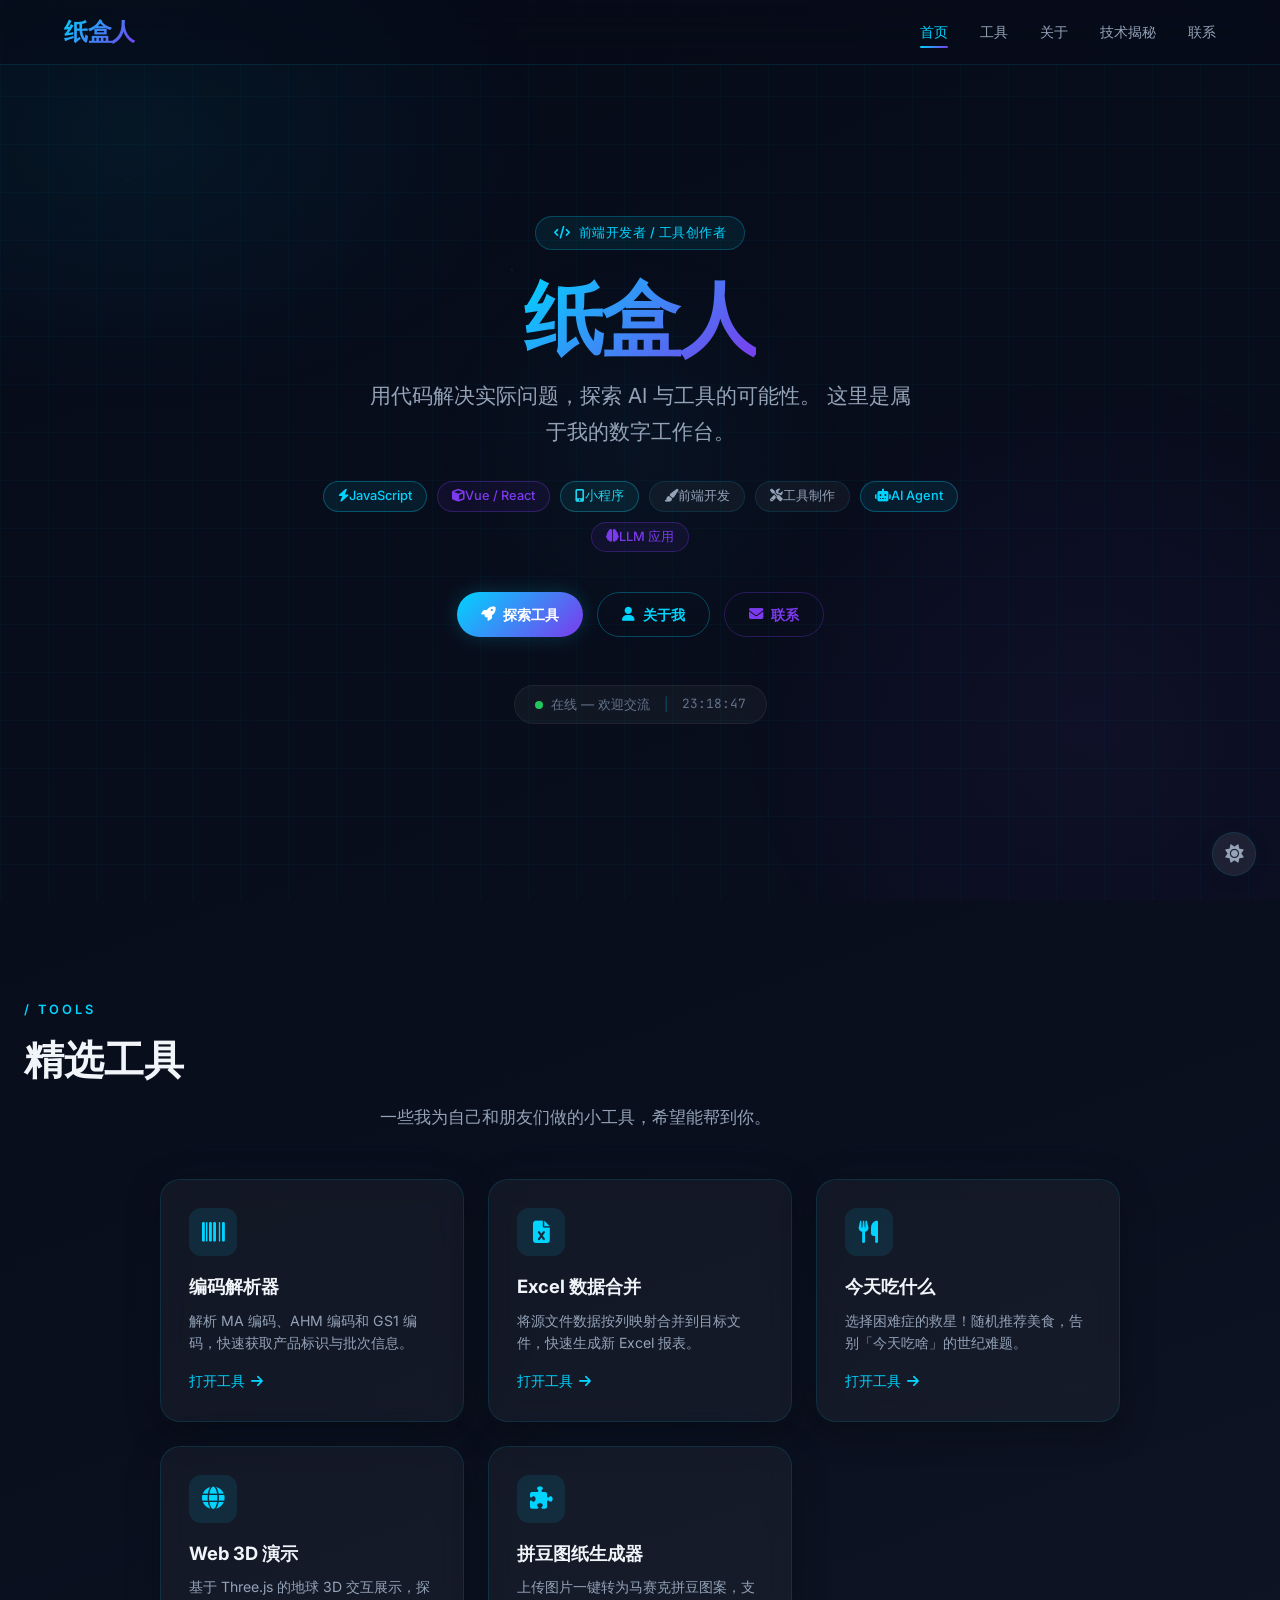
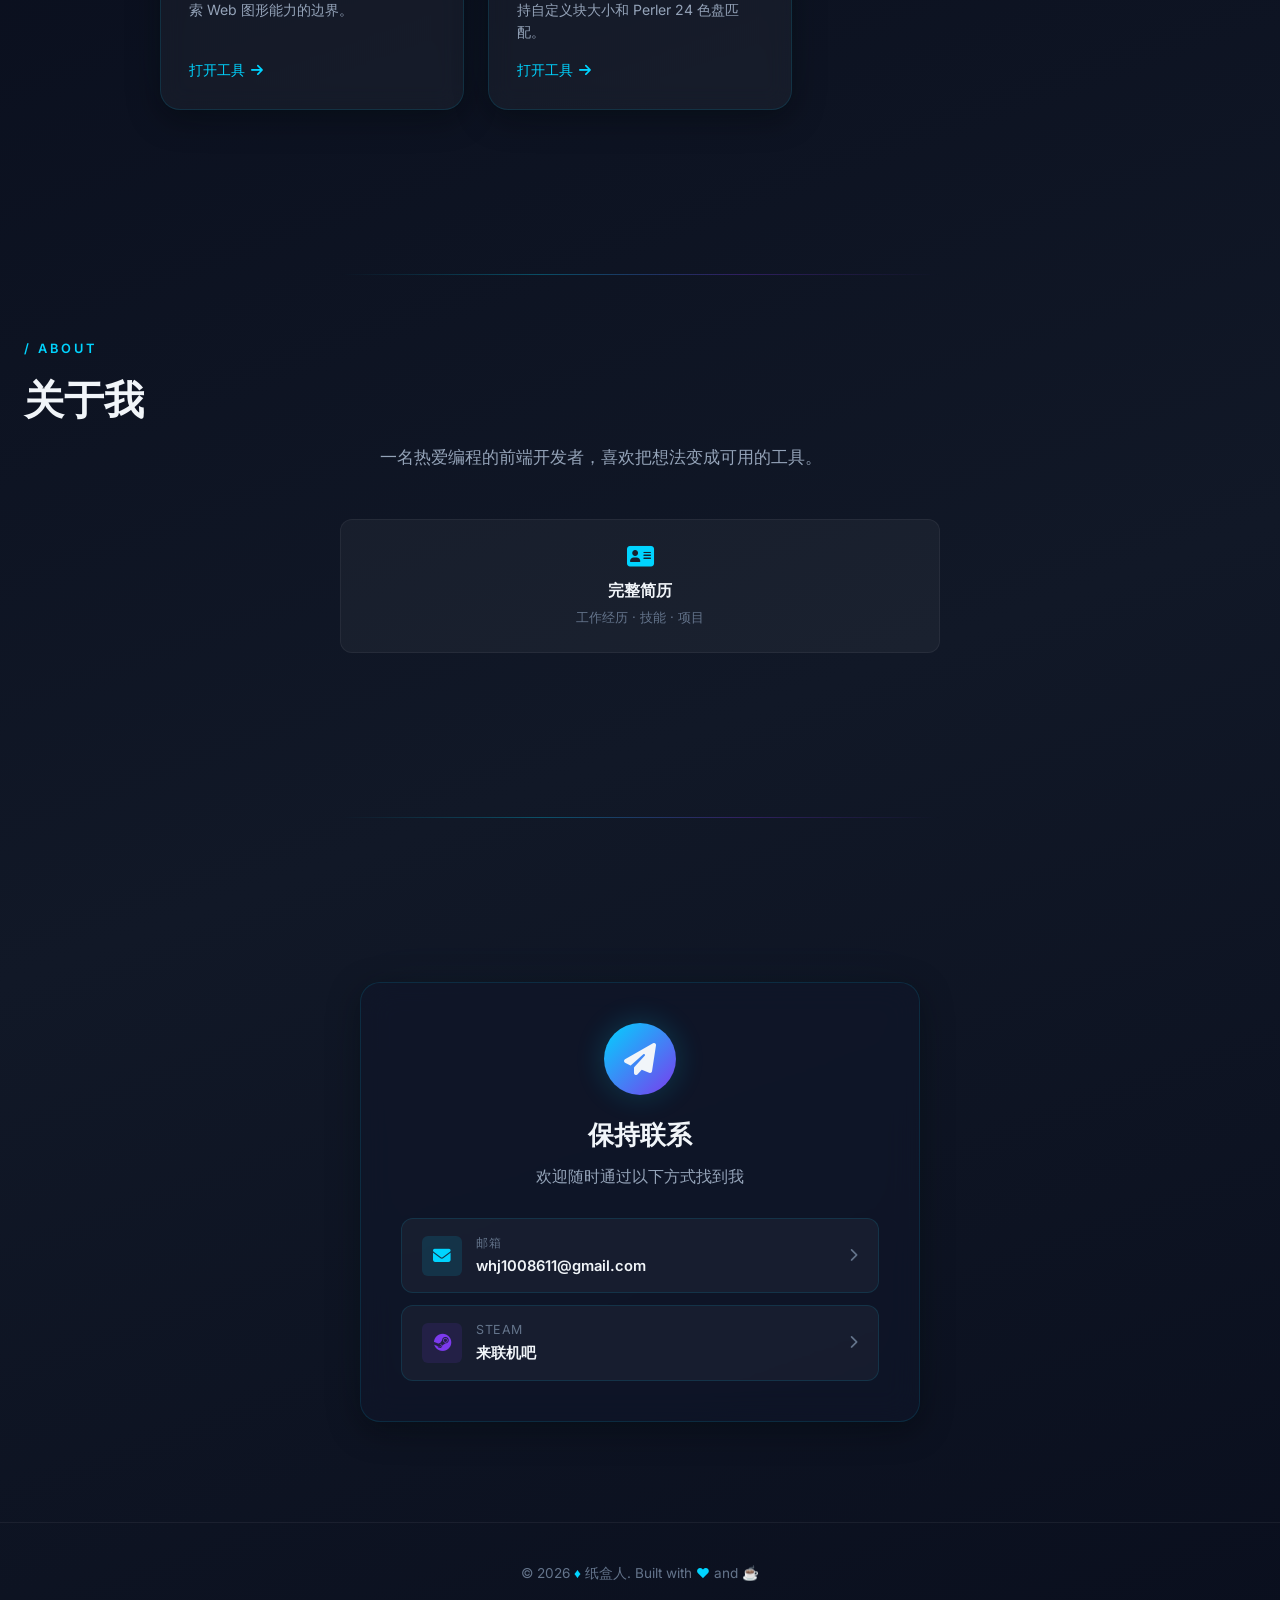
<file: index.html>
<!DOCTYPE html>
<html lang="zh-CN">
<head>
  <meta charset="UTF-8">
  <meta name="viewport" content="width=device-width, initial-scale=1.0">
  <title>纸盒人 — 数字工作台</title>
  <meta name="description" content="纸盒人的个人网站 — 编码、工具与生活">
  <link rel="icon" href="./博客.png" type="image/png">
  <link rel="stylesheet" href="https://cdnjs.cloudflare.com/ajax/libs/font-awesome/6.5.1/css/all.min.css">
  <link rel="stylesheet" href="shared.css">
  <style>
    /* ===== 首页专属样式 ===== */

    /* 首屏 Hero */
    .hero {
      min-height: 100vh;
      display: flex;
      align-items: center;
      justify-content: center;
      text-align: center;
      padding: 120px 24px 80px;
      position: relative;
    }

    .hero-content {
      max-width: 720px;
    }

    .hero-badge {
      display: inline-flex;
      align-items: center;
      gap: 8px;
      padding: 6px 18px;
      border-radius: 9999px;
      font-size: 0.8rem;
      font-weight: 500;
      background: rgba(0, 212, 255, 0.08);
      border: 1px solid rgba(0, 212, 255, 0.25);
      color: var(--primary);
      margin-bottom: 24px;
      letter-spacing: 0.5px;
    }

    .hero-title {
      font-size: clamp(2.8rem, 8vw, 5rem);
      font-weight: 900;
      line-height: 1.1;
      margin-bottom: 16px;
      letter-spacing: -0.03em;
    }

    .hero-title .highlight {
      background: var(--gradient-primary);
      -webkit-background-clip: text;
      -webkit-text-fill-color: transparent;
      background-clip: text;
    }

    .hero-sub {
      font-size: clamp(1.05rem, 2vw, 1.3rem);
      color: var(--text-secondary);
      max-width: 560px;
      margin: 0 auto 32px;
      line-height: 1.7;
    }

    .hero-tags {
      display: flex;
      flex-wrap: wrap;
      justify-content: center;
      gap: 10px;
      margin-bottom: 40px;
    }

    .hero-actions {
      display: flex;
      flex-wrap: wrap;
      justify-content: center;
      gap: 14px;
    }

    /* 时区/状态指示条 */
    .hero-status {
      display: inline-flex;
      align-items: center;
      gap: 8px;
      margin-top: 48px;
      padding: 8px 20px;
      border-radius: 9999px;
      background: var(--bg-glass);
      border: 1px solid var(--border-subtle);
      font-size: 0.82rem;
      color: var(--text-muted);
    }

    .hero-status .dot {
      width: 8px;
      height: 8px;
      border-radius: 50%;
      background: #22c55e;
      animation: pulse-dot 2s ease-in-out infinite;
    }

    @keyframes pulse-dot {
      0%, 100% { opacity: 1; box-shadow: 0 0 0 0 rgba(34, 197, 94, 0.4); }
      50% { opacity: 0.7; box-shadow: 0 0 0 6px rgba(34, 197, 94, 0); }
    }

    /* ===== 工具卡片网格 ===== */
    .tools-section {
      padding: 100px 24px;
    }

    .section-label {
      display: block;
      font-size: 0.8rem;
      font-weight: 600;
      letter-spacing: 3px;
      text-transform: uppercase;
      color: var(--primary);
      margin-bottom: 8px;
    }

    .section-title {
      font-size: clamp(1.8rem, 4vw, 2.5rem);
      font-weight: 800;
      margin-bottom: 12px;
    }

    .section-desc {
      color: var(--text-secondary);
      max-width: 520px;
      margin: 0 auto 48px;
      font-size: 1.05rem;
    }

    .tools-grid {
      display: grid;
      grid-template-columns: repeat(auto-fill, minmax(280px, 1fr));
      gap: 24px;
      max-width: 960px;
      margin: 0 auto;
    }

    .tool-card {
      padding: 28px;
      display: flex;
      flex-direction: column;
      align-items: flex-start;
      cursor: pointer;
      text-decoration: none;
      color: inherit;
    }

    .tool-card .card-icon {
      width: 48px;
      height: 48px;
      border-radius: var(--radius-md);
      display: flex;
      align-items: center;
      justify-content: center;
      font-size: 1.4rem;
      margin-bottom: 16px;
      background: rgba(0, 212, 255, 0.1);
      color: var(--primary);
      transition: all var(--transition-base);
    }

    .tool-card:hover .card-icon {
      background: var(--gradient-primary);
      color: #fff;
      box-shadow: 0 0 24px rgba(0, 212, 255, 0.3);
    }

    .tool-card h3 {
      font-size: 1.15rem;
      font-weight: 700;
      margin-bottom: 8px;
    }

    .tool-card p {
      font-size: 0.88rem;
      color: var(--text-secondary);
      line-height: 1.6;
      flex: 1;
    }

    .tool-card .card-arrow {
      margin-top: 16px;
      font-size: 0.85rem;
      color: var(--primary);
      display: flex;
      align-items: center;
      gap: 6px;
      transition: gap var(--transition-fast);
    }

    .tool-card:hover .card-arrow {
      gap: 10px;
    }

    /* ===== 联系面板 ===== */
    .contact-section {
      padding: 100px 24px;
    }

    .contact-panel {
      max-width: 560px;
      margin: 0 auto;
      padding: 40px;
      text-align: center;
    }

    .contact-panel .contact-avatar {
      width: 72px;
      height: 72px;
      border-radius: 50%;
      background: var(--gradient-primary);
      display: flex;
      align-items: center;
      justify-content: center;
      font-size: 2rem;
      margin: 0 auto 20px;
      box-shadow: 0 0 30px rgba(0, 212, 255, 0.2);
    }

    .contact-panel h2 {
      font-size: 1.6rem;
      font-weight: 700;
      margin-bottom: 8px;
    }

    .contact-panel > p {
      color: var(--text-secondary);
      margin-bottom: 28px;
    }

    .contact-methods {
      display: flex;
      flex-direction: column;
      gap: 12px;
    }

    .contact-item {
      display: flex;
      align-items: center;
      gap: 14px;
      padding: 14px 20px;
      border-radius: var(--radius-md);
      background: var(--bg-glass);
      border: 1px solid var(--border-glass);
      transition: all var(--transition-fast);
      text-decoration: none;
      color: inherit;
      text-align: left;
    }

    .contact-item:hover {
      background: var(--bg-glass-strong);
      border-color: var(--border-glass-hover);
      transform: translateX(4px);
    }

    .contact-item .ci-icon {
      width: 40px;
      height: 40px;
      border-radius: var(--radius-sm);
      display: flex;
      align-items: center;
      justify-content: center;
      font-size: 1.1rem;
      flex-shrink: 0;
    }

    .contact-item .ci-icon.email {
      background: rgba(0, 212, 255, 0.12);
      color: var(--primary);
    }

    .contact-item .ci-icon.steam {
      background: rgba(124, 58, 237, 0.12);
      color: var(--secondary);
    }

    .contact-item .ci-icon.github {
      background: rgba(34, 211, 238, 0.12);
      color: var(--accent);
    }

    .contact-item .ci-info {
      flex: 1;
    }

    .contact-item .ci-info .ci-label {
      font-size: 0.78rem;
      color: var(--text-muted);
      text-transform: uppercase;
      letter-spacing: 0.5px;
    }

    .contact-item .ci-info .ci-value {
      font-size: 0.92rem;
      font-weight: 600;
      margin-top: 2px;
    }

    .contact-item .ci-arrow {
      color: var(--text-muted);
      font-size: 0.85rem;
      transition: transform var(--transition-fast);
    }

    .contact-item:hover .ci-arrow {
      transform: translateX(4px);
    }

    /* ===== 页面间导航区 ===== */
    .more-section {
      padding: 0 24px 100px;
    }

    .more-grid {
      display: grid;
      grid-template-columns: repeat(auto-fit, minmax(200px, 1fr));
      gap: 16px;
      max-width: 600px;
      margin: 0 auto;
    }

    .more-item {
      padding: 24px;
      text-align: center;
      text-decoration: none;
      color: inherit;
      border-radius: var(--radius-md);
      background: var(--bg-glass);
      border: 1px solid var(--border-subtle);
      transition: all var(--transition-base);
    }

    .more-item:hover {
      border-color: var(--border-glass-hover);
      background: var(--bg-glass-strong);
      transform: translateY(-2px);
      box-shadow: var(--shadow-glow);
    }

    .more-item i {
      font-size: 1.5rem;
      color: var(--primary);
      margin-bottom: 10px;
    }

    .more-item h4 {
      font-size: 1rem;
      font-weight: 600;
    }

    .more-item p {
      font-size: 0.82rem;
      color: var(--text-muted);
      margin-top: 4px;
    }

    /* 页眉间距补偿（fixed nav） */
    body {
      padding-top: 0;
    }
  </style>
</head>
<body>

  <!-- 背景粒子层 -->
  <div class="bg-particles" aria-hidden="true"></div>

  <!-- ====== 导航栏 ====== -->
  <header class="glass-nav" id="navbar">
    <div class="nav-inner">
      <a href="index.html" class="logo">纸盒人</a>
      <div class="nav-links">
        <a href="index.html" class="active">首页</a>
        <a href="#tools">工具</a>
        <a href="about.html">关于</a>
        <a href="tech-overview.html">技术揭秘</a>
        <a href="#contact">联系</a>
      </div>
      <button class="nav-toggle" id="navToggle" aria-label="菜单">
        <i class="fas fa-bars"></i>
      </button>
    </div>
  </header>

  <!-- 移动端菜单 -->
  <div class="mobile-menu-overlay" id="mobileOverlay">
    <div class="mobile-menu-panel" id="mobilePanel">
      <button class="mobile-menu-close" id="mobileClose" aria-label="关闭菜单">
        <i class="fas fa-times"></i>
      </button>
      <nav class="mobile-menu-links">
        <a href="index.html" class="active">首页</a>
        <a href="#tools">工具</a>
        <a href="about.html">关于</a>
        <a href="tech-overview.html">技术揭秘</a>
        <a href="#contact">联系</a>
      </nav>
    </div>
  </div>

  <!-- ====== 主内容 ====== -->
  <main>

    <!-- ===== HERO 首屏 ===== -->
    <section class="hero">
      <div class="hero-content">
        <div class="hero-badge">
          <i class="fas fa-code"></i> 前端开发者 / 工具创作者
        </div>
        <h1 class="hero-title">
          <span class="highlight">纸盒人</span>
        </h1>
        <p class="hero-sub">
          用代码解决实际问题，探索 AI 与工具的可能性。
          这里是属于我的数字工作台。
        </p>
        <div class="hero-tags">
          <span class="tag tag-primary"><i class="fas fa-bolt"></i> JavaScript</span>
          <span class="tag tag-purple"><i class="fas fa-cube"></i> Vue / React</span>
          <span class="tag tag-accent"><i class="fas fa-mobile-alt"></i> 小程序</span>
          <span class="tag"><i class="fas fa-paint-brush"></i> 前端开发</span>
          <span class="tag"><i class="fas fa-tools"></i> 工具制作</span>
          <span class="tag tag-primary"><i class="fas fa-robot"></i> AI Agent</span>
          <span class="tag tag-purple"><i class="fas fa-brain"></i> LLM 应用</span>
        </div>
        <div class="hero-actions">
          <a href="#tools" class="btn btn-primary">
            <i class="fas fa-rocket"></i> 探索工具
          </a>
          <a href="about.html" class="btn btn-ghost">
            <i class="fas fa-user"></i> 关于我
          </a>
          <a href="#contact" class="btn btn-ghost-purple">
            <i class="fas fa-envelope"></i> 联系
          </a>
        </div>
        <div class="hero-status">
          <span class="dot"></span>
          <span>在线 — 欢迎交流</span>
          <span style="color:var(--border-glass-hover);margin:0 6px;">|</span>
          <span id="liveTime" style="font-family:'JetBrains Mono',monospace;font-size:0.8rem;">--:--:--</span>
        </div>
      </div>
    </section>

    <!-- ===== 工具卡片网格 ===== -->
    <section id="tools" class="tools-section">
      <div class="text-center fade-in-up">
        <span class="section-label">/ Tools</span>
        <h2 class="section-title">精选工具</h2>
        <p class="section-desc">一些我为自己和朋友们做的小工具，希望能帮到你。</p>
      </div>
      <div class="tools-grid">
        <a href="parse.html" class="tool-card glass-card fade-in-up delay-100">
          <div class="card-icon"><i class="fas fa-barcode"></i></div>
          <h3>编码解析器</h3>
          <p>解析 MA 编码、AHM 编码和 GS1 编码，快速获取产品标识与批次信息。</p>
          <span class="card-arrow">打开工具 <i class="fas fa-arrow-right"></i></span>
        </a>
        <a href="Excel.html" class="tool-card glass-card fade-in-up delay-200">
          <div class="card-icon"><i class="fas fa-file-excel"></i></div>
          <h3>Excel 数据合并</h3>
          <p>将源文件数据按列映射合并到目标文件，快速生成新 Excel 报表。</p>
          <span class="card-arrow">打开工具 <i class="fas fa-arrow-right"></i></span>
        </a>
        <a href="FortuneTeller.html" class="tool-card glass-card fade-in-up delay-300">
          <div class="card-icon"><i class="fas fa-utensils"></i></div>
          <h3>今天吃什么</h3>
          <p>选择困难症的救星！随机推荐美食，告别「今天吃啥」的世纪难题。</p>
          <span class="card-arrow">打开工具 <i class="fas fa-arrow-right"></i></span>
        </a>
        <a href="new3D.html" class="tool-card glass-card fade-in-up delay-400">
          <div class="card-icon"><i class="fas fa-globe"></i></div>
          <h3>Web 3D 演示</h3>
          <p>基于 Three.js 的地球 3D 交互展示，探索 Web 图形能力的边界。</p>
          <span class="card-arrow">打开工具 <i class="fas fa-arrow-right"></i></span>
        </a>
        <a href="perler.html" class="tool-card glass-card fade-in-up delay-100">
          <div class="card-icon"><i class="fas fa-puzzle-piece"></i></div>
          <h3>拼豆图纸生成器</h3>
          <p>上传图片一键转为马赛克拼豆图案，支持自定义块大小和 Perler 24 色盘匹配。</p>
          <span class="card-arrow">打开工具 <i class="fas fa-arrow-right"></i></span>
        </a>
      </div>
    </section>

    <div class="glow-divider"></div>

    <!-- ===== 关于我（首页摘要） ===== -->
    <section class="tools-section" style="padding-top:0;">
      <div class="text-center fade-in-up">
        <span class="section-label">/ About</span>
        <h2 class="section-title">关于我</h2>
        <p class="section-desc">
          一名热爱编程的前端开发者，喜欢把想法变成可用的工具。
        </p>
      </div>
      <div class="more-grid fade-in-up delay-200">
        <a href="about.html" class="more-item">
          <i class="fas fa-address-card"></i>
          <h4>完整简历</h4>
          <p>工作经历 · 技能 · 项目</p>
        </a>
      </div>
    </section>

    <div class="glow-divider"></div>

    <!-- ===== 联系面板 ===== -->
    <section id="contact" class="contact-section">
      <div class="contact-panel glass-card-strong fade-in-up">
        <div class="contact-avatar">
          <i class="fas fa-paper-plane"></i>
        </div>
        <h2>保持联系</h2>
        <p>欢迎随时通过以下方式找到我</p>
        <div class="contact-methods">
          <a href="#" class="contact-item" id="emailContact" onclick="showEmailDialog();return false;">
            <div class="ci-icon email"><i class="fas fa-envelope"></i></div>
            <div class="ci-info">
              <div class="ci-label">邮箱</div>
              <div class="ci-value">whj1008611@gmail.com</div>
            </div>
            <span class="ci-arrow"><i class="fas fa-chevron-right"></i></span>
          </a>
          <a href="https://steamcommunity.com/profiles/76561198965005221/" target="_blank" class="contact-item">
            <div class="ci-icon steam"><i class="fab fa-steam"></i></div>
            <div class="ci-info">
              <div class="ci-label">Steam</div>
              <div class="ci-value">来联机吧</div>
            </div>
            <span class="ci-arrow"><i class="fas fa-chevron-right"></i></span>
          </a>
        </div>
      </div>
    </section>

  </main>

  <!-- ====== 页脚 ====== -->
  <footer class="site-footer">
    <p>&copy; <span id="cyear"></span> <span class="footer-heart">♦</span> 纸盒人. Built with <span class="footer-heart">❤</span> and ☕</p>
  </footer>

  <!-- ====== 弹窗（邮箱） ====== -->
  <div id="dialogOverlay" style="display:none;position:fixed;inset:0;background:rgba(0,0,0,0.6);backdrop-filter:blur(4px);z-index:300;align-items:center;justify-content:center;"
       onclick="if(event.target===this)closeDialog()">
    <div style="background:var(--bg-card);border:1px solid var(--border-glass);border-radius:var(--radius-lg);padding:32px;max-width:400px;width:90%;backdrop-filter:blur(20px);box-shadow:var(--shadow-card);">
      <h3 style="font-size:1.2rem;font-weight:700;margin-bottom:16px;color:var(--primary);">📬 我的邮箱</h3>
      <p style="color:var(--text-secondary);margin-bottom:16px;font-size:0.9rem;">点击复制邮箱地址：</p>
      <div style="display:flex;align-items:center;gap:8px;background:var(--bg-glass);border:1px solid var(--border-glass);border-radius:var(--radius-md);padding:12px 16px;margin-bottom:16px;">
        <code id="emailDisplay" style="flex:1;color:var(--text-primary);font-family:'JetBrains Mono',monospace;font-size:0.9rem;">whj1008611@gmail.com</code>
        <button onclick="copyEmail()" style="background:var(--gradient-primary);border:none;color:#fff;padding:6px 14px;border-radius:var(--radius-sm);cursor:pointer;font-size:0.82rem;font-weight:600;transition:opacity var(--transition-fast);">复制</button>
      </div>
      <button onclick="closeDialog()" style="width:100%;padding:10px;border-radius:var(--radius-md);border:1px solid var(--border-glass);background:var(--bg-glass);color:var(--text-secondary);cursor:pointer;font-size:0.9rem;transition:all var(--transition-fast);">关闭</button>
    </div>
  </div>

  <!-- ====== Scripts ====== -->
  <script>
    // 导航栏滚动效果
    const navbar = document.getElementById('navbar');
    let lastScroll = 0;

    window.addEventListener('scroll', () => {
      const y = window.scrollY;
      if (y > 40) {
        navbar.classList.add('scrolled');
      } else {
        navbar.classList.remove('scrolled');
      }
      lastScroll = y;
    }, { passive: true });

    // 移动端菜单
    const navToggle = document.getElementById('navToggle');
    const mobileOverlay = document.getElementById('mobileOverlay');
    const mobilePanel = document.getElementById('mobilePanel');
    const mobileClose = document.getElementById('mobileClose');

    function openMobileMenu() {
      mobileOverlay.classList.add('open');
      mobilePanel.classList.add('open');
      document.body.style.overflow = 'hidden';
    }

    function closeMobileMenu() {
      mobileOverlay.classList.remove('open');
      mobilePanel.classList.remove('open');
      document.body.style.overflow = '';
    }

    navToggle.addEventListener('click', openMobileMenu);
    mobileClose.addEventListener('click', closeMobileMenu);
    mobileOverlay.addEventListener('click', (e) => {
      if (e.target === mobileOverlay) closeMobileMenu();
    });

    // 移动端菜单内点击链接后关闭
    mobilePanel.querySelectorAll('a').forEach(a => {
      a.addEventListener('click', closeMobileMenu);
    });

    // 滚动进入动画 (Intersection Observer)
    const observer = new IntersectionObserver((entries) => {
      entries.forEach(entry => {
        if (entry.isIntersecting) {
          entry.target.classList.add('visible');
          observer.unobserve(entry.target);
        }
      });
    }, { threshold: 0.1, rootMargin: '0px 0px -40px 0px' });

    document.querySelectorAll('.fade-in-up, .fade-in').forEach(el => {
      observer.observe(el);
    });

    // 实时时钟
    function updateClock() {
      const now = new Date();
      const h = String(now.getHours()).padStart(2,'0');
      const m = String(now.getMinutes()).padStart(2,'0');
      const s = String(now.getSeconds()).padStart(2,'0');
      document.getElementById('liveTime').textContent = h + ':' + m + ':' + s;
    }
    updateClock();
    setInterval(updateClock, 1000);

    // 弹窗系统
    const dialogOverlay = document.getElementById('dialogOverlay');

    function showEmailDialog() {
      dialogOverlay.style.display = 'flex';
      document.body.style.overflow = 'hidden';
    }

    function closeDialog() {
      dialogOverlay.style.display = 'none';
      document.body.style.overflow = '';
    }

    function copyEmail() {
      const email = 'whj1008611@gmail.com';
      navigator.clipboard.writeText(email).then(() => {
        const btn = document.querySelector('#dialogOverlay button');
        const orig = btn.textContent;
        btn.textContent = '✓ 已复制';
        btn.style.background = 'linear-gradient(135deg,#22c55e,#16a34a)';
        setTimeout(() => {
          btn.textContent = orig;
          btn.style.background = '';
        }, 2000);
      });
    }
  </script>
  <script src="theme.js"></script>
  <script>
// ═══════════════════════════════════════════════
// 与后台管理系统联动 — 从 API 动态加载数据
// ═══════════════════════════════════════════════
(function() {
  'use strict';
  // ⚠️ 部署后改为你的 Railway 地址，例如 https://xxx.up.railway.app/api/public
  var API = 'https://zhirbox-admin-node-production.up.railway.app/api/public';

  // ── 站点配置：Hero / 联系方式 / 页脚 ──
  fetch(API + '/site-config')
    .then(function(r) { return r.json(); })
    .then(function(m) {
      var badge = document.querySelector('.hero-badge');
      if (badge && m.hero_badge) badge.innerHTML = '<i class="fas fa-code"></i> ' + m.hero_badge;
      var hl = document.querySelector('.hero-title .highlight');
      if (hl && m.hero_title) hl.textContent = m.hero_title;
      var sub = document.querySelector('.hero-sub');
      if (sub && m.hero_subtitle) sub.innerHTML = m.hero_subtitle.replace(/\n/g, '<br>');
      var logo = document.querySelector('.logo');
      if (logo && m.site_name) logo.textContent = m.site_name;
      if (m.contact_email) {
        var ev = document.querySelector('#emailContact .ci-value');
        if (ev) ev.textContent = m.contact_email;
        var ed = document.getElementById('emailDisplay');
        if (ed) ed.textContent = m.contact_email;
      }
      if (m.contact_steam) {
        var sl = document.querySelector('.contact-item[href*="steam"]');
        if (sl) sl.href = m.contact_steam;
      }
      var fp = document.querySelector('.site-footer p');
      if (fp && m.footer_text) {
        var yr = (document.getElementById('cyear') || {}).textContent || new Date().getFullYear();
        fp.innerHTML = '&copy; <span id="cyear">' + yr + '</span> <span class="footer-heart">♦</span> 纸盒人. ' + m.footer_text;
      }
    })
    .catch(function() { /* 保持已有内容 */ });

  // ── 工具卡片 ──
  fetch(API + '/tools')
    .then(function(r) { return r.json(); })
    .then(function(arr) {
      if (!arr || !arr.length) return;
      var grid = document.querySelector('.tools-grid');
      if (!grid) return;
      grid.innerHTML = '';
      var iconMap = {
        barcode:'fa-barcode', 'file-excel':'fa-file-excel', utensils:'fa-utensils',
        globe:'fa-globe', code:'fa-code', link:'fa-link',
        robot:'fa-robot', brain:'fa-brain', 'paint-brush':'fa-paint-brush',
        'mobile-alt':'fa-mobile-alt', cube:'fa-cube', bolt:'fa-bolt',
        tools:'fa-tools', 'chart-bar':'fa-chart-bar', truck:'fa-truck',
        gavel:'fa-gavel', user:'fa-user', envelope:'fa-envelope',
        steam:'fa-steam', github:'fa-github', star:'fa-star'
      };
      var delays = ['delay-100','delay-200','delay-300','delay-400'];
      arr.forEach(function(t, i) {
        var ic = iconMap[t.icon] || 'fa-link';
        var c = document.createElement('a');
        c.href = t.url || '#';
        c.className = 'tool-card glass-card fade-in-up ' + (delays[i % 4] || '');
        c.classList.add('visible');
        c.innerHTML = '<div class="card-icon"><i class="fas ' + ic + '"></i></div>'
          + '<h3>' + escHtml(t.title) + '</h3>'
          + '<p>' + escHtml(t.description || '') + '</p>'
          + '<span class="card-arrow">打开工具 <i class="fas fa-arrow-right"></i></span>';
        grid.appendChild(c);
      });
    })
    .catch(function() { /* 保持已有卡片 */ });

  function escHtml(s) {
    var d = document.createElement('div');
    d.textContent = s;
    return d.innerHTML;
  }

  // 邮箱复制函数改用动态邮箱
  window.copyEmail = function() {
    var email = (document.getElementById('emailDisplay') || {}).textContent || 'whj1008611@gmail.com';
    navigator.clipboard.writeText(email).then(function() {
      var btn = document.querySelector('#dialogOverlay button');
      if (!btn) return;
      var orig = btn.textContent;
      btn.textContent = '✓ 已复制';
      btn.style.background = 'linear-gradient(135deg,#22c55e,#16a34a)';
      setTimeout(function() {
        btn.textContent = orig;
        btn.style.background = '';
      }, 2000);
    });
  };
})();
  </script>
</body>
</html>
</file>
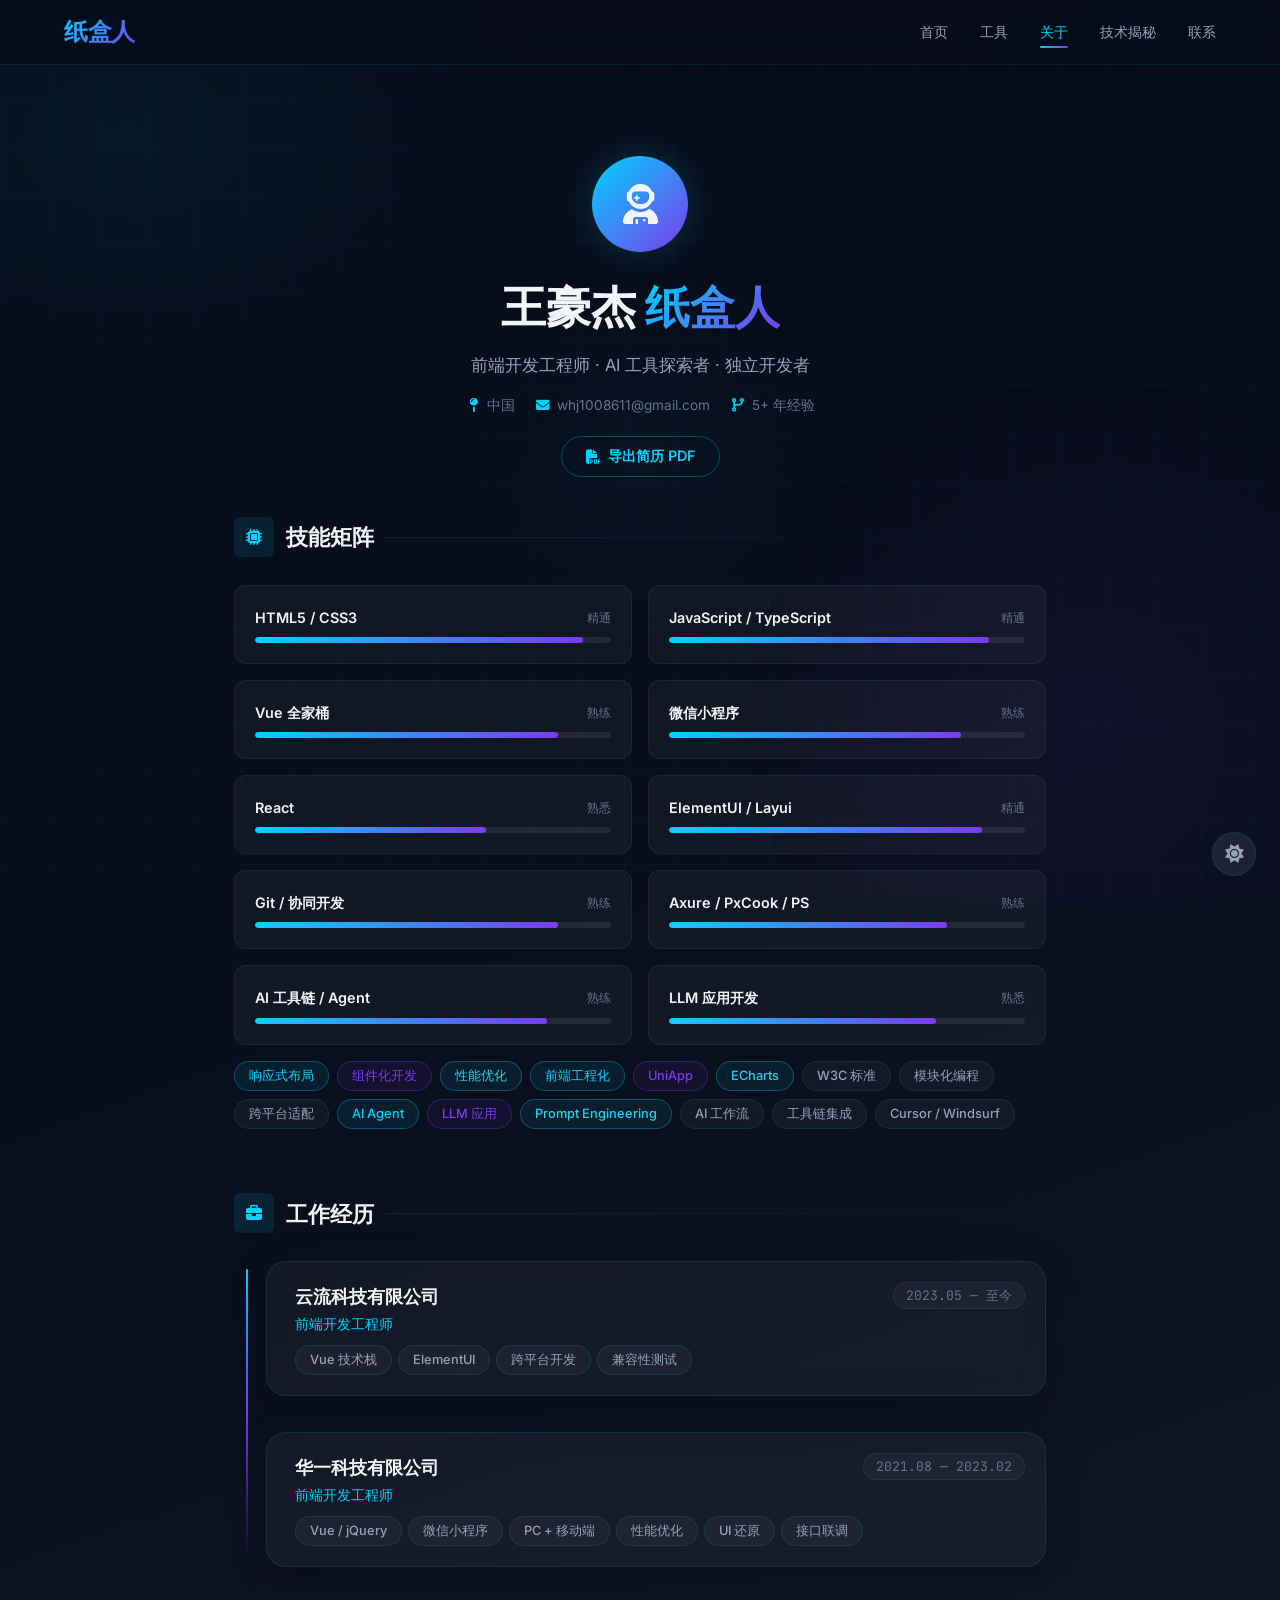
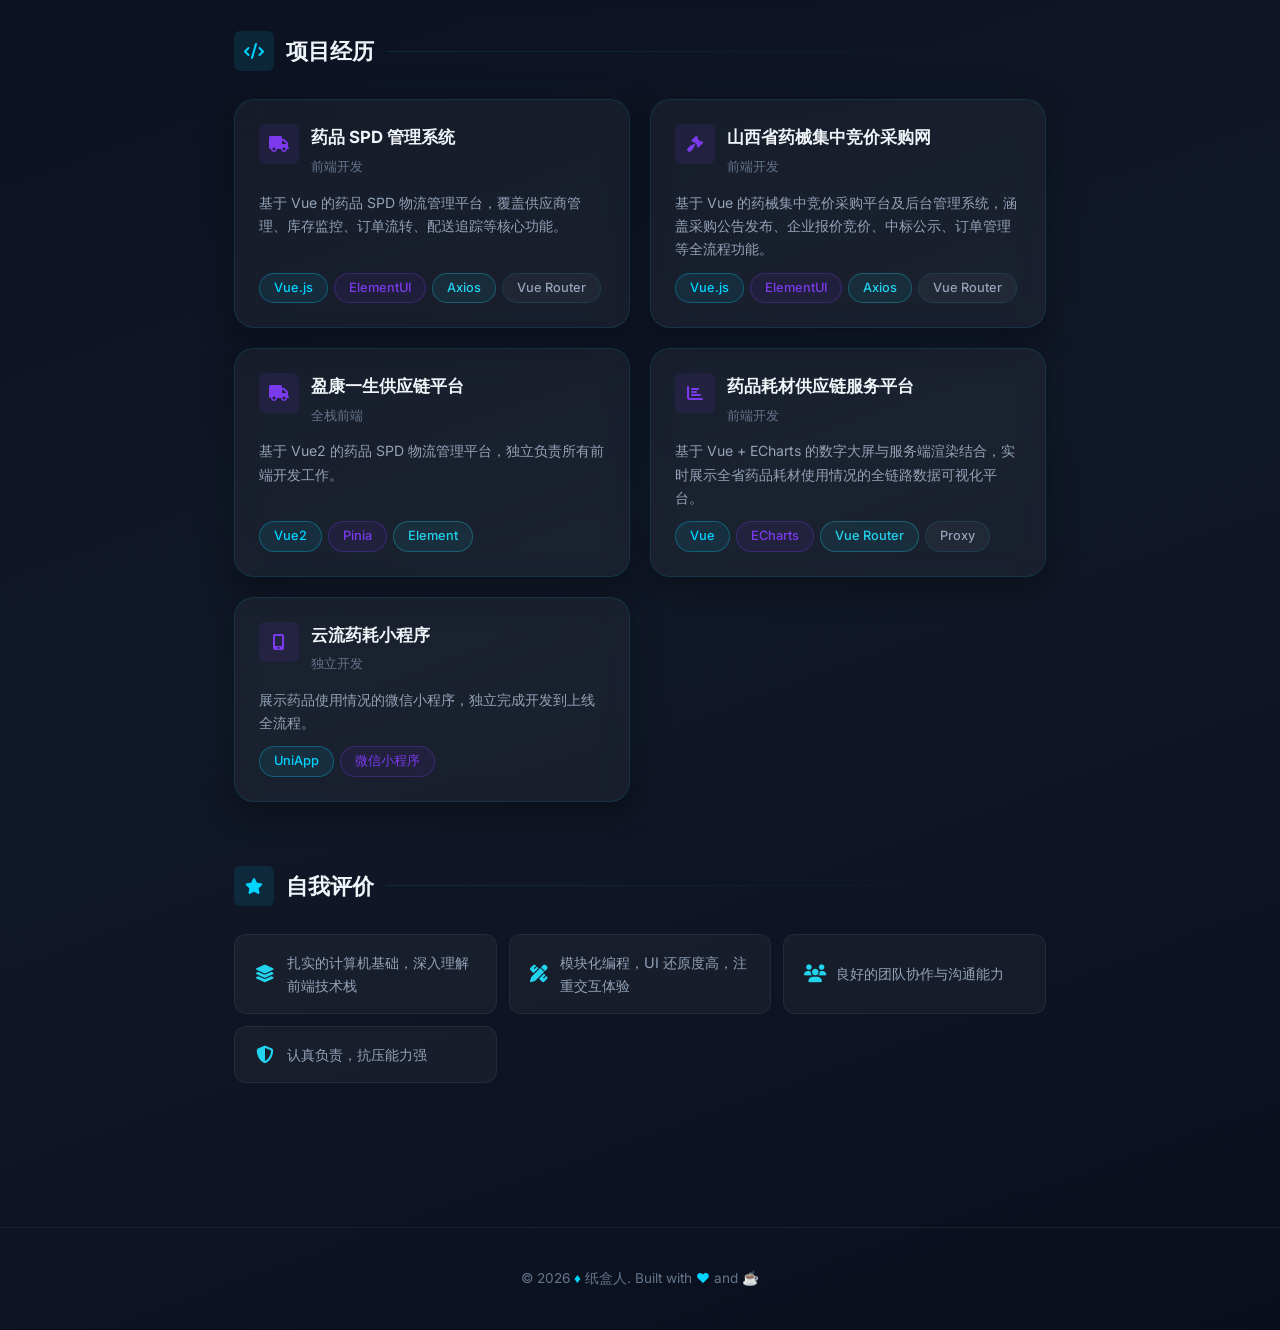
<file: about.html>
<!DOCTYPE html>
<html lang="zh-CN">
<head>
  <meta charset="UTF-8">
  <meta name="viewport" content="width=device-width, initial-scale=1.0">
  <title>关于我 — 纸盒人</title>
  <meta name="description" content="纸盒人的个人简历与履历">
  <link rel="icon" href="./博客.png" type="image/png">
  <link rel="stylesheet" href="https://cdnjs.cloudflare.com/ajax/libs/font-awesome/6.5.1/css/all.min.css">
  <link rel="stylesheet" href="shared.css">
  <style>
    /* ===== 关于页专属样式 ===== */
    .about-page {
      padding-top: 96px;
      padding-bottom: 80px;
    }

    .about-hero {
      text-align: center;
      padding: 60px 24px 40px;
    }

    .about-hero .avatar {
      width: 96px;
      height: 96px;
      border-radius: 50%;
      background: var(--gradient-primary);
      display: flex;
      align-items: center;
      justify-content: center;
      font-size: 2.5rem;
      margin: 0 auto 20px;
      box-shadow: 0 0 40px rgba(0, 212, 255, 0.2);
    }

    .about-hero h1 {
      font-size: clamp(2rem, 4vw, 2.8rem);
      font-weight: 800;
      margin-bottom: 8px;
    }

    .about-hero .title-line {
      color: var(--text-secondary);
      font-size: 1.05rem;
      margin-bottom: 16px;
    }

    .about-hero .quick-info {
      display: flex;
      flex-wrap: wrap;
      justify-content: center;
      gap: 20px;
      margin-top: 12px;
    }

    .quick-info-item {
      display: flex;
      align-items: center;
      gap: 6px;
      font-size: 0.85rem;
      color: var(--text-muted);
    }

    .quick-info-item i {
      color: var(--primary);
      width: 16px;
    }

    /* ===== 个人信息卡片 ===== */
    .about-container {
      max-width: 860px;
      margin: 0 auto;
      padding: 0 24px;
    }

    .section-block {
      margin-bottom: 64px;
    }

    .section-header {
      display: flex;
      align-items: center;
      gap: 12px;
      margin-bottom: 28px;
    }

    .section-header .sh-icon {
      width: 40px;
      height: 40px;
      border-radius: var(--radius-sm);
      background: rgba(0, 212, 255, 0.1);
      display: flex;
      align-items: center;
      justify-content: center;
      color: var(--primary);
      font-size: 1rem;
    }

    .section-header h2 {
      font-size: 1.4rem;
      font-weight: 700;
    }

    .section-header .sh-line {
      flex: 1;
      height: 1px;
      background: linear-gradient(90deg, var(--border-glass), transparent);
    }

    /* ===== 技能矩阵 ===== */
    .skills-grid {
      display: grid;
      grid-template-columns: repeat(auto-fill, minmax(280px, 1fr));
      gap: 16px;
    }

    .skill-item {
      padding: 20px;
      border-radius: var(--radius-md);
      background: var(--bg-glass);
      border: 1px solid var(--border-subtle);
      transition: all var(--transition-fast);
    }

    .skill-item:hover {
      border-color: var(--border-glass-hover);
      background: var(--bg-glass-strong);
    }

    .skill-item .skill-info {
      display: flex;
      justify-content: space-between;
      align-items: center;
      margin-bottom: 8px;
    }

    .skill-item .skill-name {
      font-size: 0.9rem;
      font-weight: 600;
    }

    .skill-item .skill-level {
      font-size: 0.78rem;
      color: var(--text-muted);
      font-family: 'JetBrains Mono', monospace;
    }

    .skill-bar {
      height: 6px;
      border-radius: 3px;
      background: var(--bg-glass-strong);
      overflow: hidden;
      position: relative;
    }

    .skill-bar .fill {
      height: 100%;
      border-radius: 3px;
      background: var(--gradient-primary);
      width: 0%;
      transition: width 0.8s cubic-bezier(0.4, 0, 0.2, 1);
    }

    .skill-bar .fill.visible {
      /* width set by inline style */
    }

    .skill-tags-cloud {
      display: flex;
      flex-wrap: wrap;
      gap: 8px;
      margin-top: 16px;
    }

    /* ===== 履历时间轴 ===== */
    .timeline {
      position: relative;
      padding-left: 32px;
    }

    .timeline::before {
      content: '';
      position: absolute;
      left: 12px;
      top: 8px;
      bottom: 8px;
      width: 2px;
      background: linear-gradient(180deg, var(--primary), var(--secondary), transparent);
      border-radius: 1px;
    }

    .timeline-item {
      position: relative;
      margin-bottom: 36px;
      padding-left: 20px;
    }

    .timeline-item:last-child {
      margin-bottom: 0;
    }

    .timeline-item::before {
      content: '';
      position: absolute;
      left: -28px;
      top: 6px;
      width: 12px;
      height: 12px;
      border-radius: 50%;
      background: var(--bg-deep);
      border: 2px solid var(--primary);
      box-shadow: 0 0 12px rgba(0, 212, 255, 0.3);
    }

    .timeline-item .tl-header {
      display: flex;
      justify-content: space-between;
      align-items: flex-start;
      flex-wrap: wrap;
      gap: 8px;
      margin-bottom: 4px;
    }

    .timeline-item .tl-company {
      font-size: 1.15rem;
      font-weight: 700;
    }

    .timeline-item .tl-role {
      font-size: 0.9rem;
      color: var(--primary);
      font-weight: 500;
    }

    .timeline-item .tl-date {
      font-size: 0.82rem;
      color: var(--text-muted);
      font-family: 'JetBrains Mono', monospace;
      padding: 2px 12px;
      border-radius: 9999px;
      background: var(--bg-glass);
      border: 1px solid var(--border-subtle);
    }

    .timeline-item .tl-duties {
      margin-top: 10px;
      display: flex;
      flex-wrap: wrap;
      gap: 6px;
    }

    /* ===== 项目卡片 ===== */
    .project-grid {
      display: grid;
      grid-template-columns: repeat(auto-fill, minmax(320px, 1fr));
      gap: 20px;
    }

    .project-card {
      padding: 24px;
      display: flex;
      flex-direction: column;
    }

    .project-card .pc-header {
      display: flex;
      align-items: flex-start;
      gap: 12px;
      margin-bottom: 12px;
    }

    .project-card .pc-icon {
      width: 40px;
      height: 40px;
      border-radius: var(--radius-sm);
      background: rgba(124, 58, 237, 0.1);
      display: flex;
      align-items: center;
      justify-content: center;
      color: var(--secondary);
      font-size: 1rem;
      flex-shrink: 0;
    }

    .project-card h3 {
      font-size: 1.05rem;
      font-weight: 700;
      margin-bottom: 2px;
    }

    .project-card .pc-role {
      font-size: 0.82rem;
      color: var(--text-muted);
    }

    .project-card .pc-desc {
      font-size: 0.88rem;
      color: var(--text-secondary);
      line-height: 1.65;
      flex: 1;
      margin-bottom: 12px;
    }

    .project-card .pc-tech {
      display: flex;
      flex-wrap: wrap;
      gap: 6px;
    }

    /* ===== 自我评价 ===== */
    .eval-grid {
      display: grid;
      grid-template-columns: repeat(auto-fill, minmax(200px, 1fr));
      gap: 12px;
    }

    .eval-item {
      padding: 16px 20px;
      border-radius: var(--radius-md);
      background: var(--bg-glass);
      border: 1px solid var(--border-subtle);
      display: flex;
      align-items: center;
      gap: 12px;
      transition: all var(--transition-fast);
    }

    .eval-item:hover {
      border-color: var(--border-glass-hover);
      transform: translateY(-2px);
    }

    .eval-item i {
      font-size: 1.1rem;
      color: var(--accent);
      width: 20px;
      text-align: center;
    }

    .eval-item span {
      font-size: 0.9rem;
      color: var(--text-secondary);
    }

    /* ===== 导出 PDF 按钮 ===== */
    .export-btn-wrap {
      text-align: center;
      margin-top: 20px;
    }

    /* ===== 打印样式 — 标准简历纯文字风格 ===== */
    @media print {
      /* 全局重置为白纸黑字 */
      * {
        background: transparent !important;
        box-shadow: none !important;
        text-shadow: none !important;
        backdrop-filter: none !important;
        -webkit-backdrop-filter: none !important;
      }

      body {
        background: #fff !important;
        color: #000 !important;
        font-family: 'Times New Roman', 'SimSun', 'Songti SC', serif !important;
        font-size: 11pt !important;
        line-height: 1.5 !important;
        -webkit-print-color-adjust: exact;
        print-color-adjust: exact;
        margin: 0 !important;
        padding: 0 !important;
      }

      /* 隐藏装饰元素 */
      .bg-particles,
      .glass-nav,
      .site-footer,
      .mobile-menu-overlay,
      .mobile-menu-panel,
      .export-btn-wrap,
      .glow-divider,
      .avatar,
      .gradient-text,
      .sh-icon,
      .pc-icon,
      .card-arrow,
      .hero-badge,
      .quick-info-item i,
      .eval-item i,
      .skill-tags-cloud .tag,
      .section-header .sh-line { display: none !important; }

      /* 页面边距 */
      .about-page { padding: 0.6in 0.5in !important; }

      /* ---------- 姓名 + 联系方式 ---------- */
      .about-hero {
        text-align: center !important;
        padding: 0 0 16px 0 !important;
        border-bottom: 2px solid #000 !important;
        margin-bottom: 18px !important;
      }
      .about-hero h1 {
        font-size: 22pt !important;
        font-weight: 700 !important;
        color: #000 !important;
        letter-spacing: 2px !important;
        margin: 0 0 6px 0 !important;
        background: none !important;
        -webkit-text-fill-color: #000 !important;
      }
      .about-hero .title-line {
        font-size: 11pt !important;
        color: #333 !important;
        margin: 0 0 8px 0 !important;
      }
      .about-hero .quick-info {
        display: flex !important;
        justify-content: center !important;
        gap: 16px !important;
        flex-wrap: wrap !important;
        margin: 0 !important;
      }
      .quick-info-item {
        font-size: 9.5pt !important;
        color: #444 !important;
        display: inline !important;
      }

      /* ---------- 各区块通用 ---------- */
      .section-block {
        margin-bottom: 14px !important;
        page-break-inside: avoid !important;
      }
      .section-header {
        display: block !important;
        margin-bottom: 8px !important;
        border-bottom: 1px solid #000 !important;
        padding-bottom: 3px !important;
      }
      .section-header h2 {
        font-size: 13pt !important;
        font-weight: 700 !important;
        color: #000 !important;
        margin: 0 !important;
      }

      /* ---------- 技能 ---------- */
      .skills-grid {
        display: block !important;
        columns: 2 !important;
        column-gap: 24px !important;
      }
      .skill-item {
        display: block !important;
        padding: 4px 0 !important;
        border: none !important;
        margin-bottom: 2px !important;
        break-inside: avoid !important;
      }
      .skill-item .skill-info { display: flex !important; justify-content: space-between !important; }
      .skill-item .skill-name { font-size: 10pt !important; font-weight: 500 !important; color: #000 !important; }
      .skill-item .skill-level { font-size: 9pt !important; color: #555 !important; }
      .skill-bar { display: none !important; }

      .skill-tags-cloud { display: block !important; margin-top: 6px !important; }
      .skill-tags-cloud .tag { display: inline !important; font-size: 9pt !important; color: #333 !important; border: none !important; padding: 0 !important; margin: 0 !important; }
      .skill-tags-cloud .tag::after { content: " · " !important; color: #999 !important; }
      .skill-tags-cloud .tag:last-child::after { content: "" !important; }

      /* ---------- 工作经历 ---------- */
      .timeline {
        padding-left: 0 !important;
      }
      .timeline::before { display: none !important; }
      .timeline-item {
        padding: 6px 0 8px 0 !important;
        margin-bottom: 8px !important;
        border-bottom: 1px dotted #ccc !important;
      }
      .timeline-item:last-child { border-bottom: none !important; }
      .timeline-item::before { display: none !important; }

      .timeline-item .tl-header {
        display: flex !important;
        justify-content: space-between !important;
        align-items: baseline !important;
        flex-wrap: nowrap !important;
        gap: 12px !important;
        margin-bottom: 2px !important;
      }
      .timeline-item .tl-company {
        font-size: 11pt !important;
        font-weight: 700 !important;
        color: #000 !important;
      }
      .timeline-item .tl-role {
        font-size: 10pt !important;
        color: #333 !important;
        font-weight: 500 !important;
      }
      .timeline-item .tl-date {
        font-size: 9pt !important;
        color: #555 !important;
        font-family: 'Times New Roman', serif !important;
        padding: 0 !important;
        border: none !important;
        background: none !important;
        white-space: nowrap !important;
      }
      .timeline-item .tl-duties {
        display: block !important;
        margin-top: 3px !important;
      }
      .timeline-item .tl-duties .tag {
        display: inline !important;
        font-size: 9pt !important;
        color: #333 !important;
        border: none !important;
        padding: 0 !important;
        margin: 0 !important;
        background: none !important;
      }
      .timeline-item .tl-duties .tag::after { content: " | " !important; color: #aaa !important; }
      .timeline-item .tl-duties .tag:last-child::after { content: "" !important; }

      /* ---------- 项目经历 ---------- */
      .project-grid {
        display: block !important;
      }
      .project-card {
        display: block !important;
        padding: 6px 0 8px 0 !important;
        margin-bottom: 6px !important;
        border: none !important;
        border-bottom: 1px dotted #ddd !important;
        page-break-inside: avoid !important;
      }
      .project-card:last-child { border-bottom: none !important; }

      .project-card .pc-header {
        display: flex !important;
        align-items: baseline !important;
        gap: 8px !important;
        margin-bottom: 2px !important;
      }
      .project-card h3 {
        font-size: 11pt !important;
        font-weight: 700 !important;
        color: #000 !important;
        margin: 0 !important;
      }
      .project-card .pc-role {
        font-size: 9.5pt !important;
        color: #555 !important;
        font-weight: 400 !important;
      }
      .project-card .pc-desc {
        font-size: 10pt !important;
        color: #222 !important;
        line-height: 1.45 !important;
        margin: 2px 0 4px 0 !important;
      }
      .project-card .pc-tech {
        display: block !important;
      }
      .project-card .pc-tech .tag {
        display: inline !important;
        font-size: 9pt !important;
        color: #333 !important;
        border: none !important;
        padding: 0 !important;
        margin: 0 !important;
        background: none !important;
      }
      .project-card .pc-tech .tag::after { content: " | " !important; color: #aaa !important; }
      .project-card .pc-tech .tag:last-child::after { content: "" !important; }

      /* ---------- 自我评价 ---------- */
      .eval-grid {
        display: block !important;
        columns: 2 !important;
        column-gap: 20px !important;
      }
      .eval-item {
        display: block !important;
        padding: 3px 0 !important;
        border: none !important;
        break-inside: avoid !important;
      }
      .eval-item span {
        font-size: 10pt !important;
        color: #222 !important;
      }
      .eval-item span::before { content: "▸ " !important; color: #333 !important; }

      /* 强制所有内容可见 */
      .fade-in-up { opacity: 1 !important; transform: none !important; }
    }

    @media (max-width: 640px) {
      .project-grid {
        grid-template-columns: 1fr;
      }

      .skills-grid {
        grid-template-columns: 1fr;
      }

      .eval-grid {
        grid-template-columns: 1fr;
      }

      .timeline-item .tl-header {
        flex-direction: column;
        align-items: flex-start;
      }
    }
  </style>
</head>
<body>

  <!-- 背景粒子层 -->
  <div class="bg-particles" aria-hidden="true"></div>

  <!-- ====== 导航栏 ====== -->
  <header class="glass-nav" id="navbar">
    <div class="nav-inner">
      <a href="index.html" class="logo">纸盒人</a>
      <div class="nav-links">
        <a href="index.html">首页</a>
        <a href="index.html#tools">工具</a>
        <a href="about.html" class="active">关于</a>
        <a href="tech-overview.html">技术揭秘</a>
        <a href="index.html#contact">联系</a>
      </div>
      <button class="nav-toggle" id="navToggle" aria-label="菜单">
        <i class="fas fa-bars"></i>
      </button>
    </div>
  </header>

  <!-- 移动端菜单 -->
  <div class="mobile-menu-overlay" id="mobileOverlay">
    <div class="mobile-menu-panel" id="mobilePanel">
      <button class="mobile-menu-close" id="mobileClose" aria-label="关闭菜单">
        <i class="fas fa-times"></i>
      </button>
      <nav class="mobile-menu-links">
        <a href="index.html">首页</a>
        <a href="index.html#tools">工具</a>
        <a href="about.html" class="active">关于</a>
        <a href="tech-overview.html">技术揭秘</a>
        <a href="index.html#contact">联系</a>
      </nav>
    </div>
  </div>

  <!-- ====== 主内容 ====== -->
  <main class="about-page">

    <!-- 首部 -->
    <section class="about-hero fade-in-up">
      <div class="avatar"><i class="fas fa-user-astronaut"></i></div>
      <h1>王豪杰 <span class="gradient-text">纸盒人</span></h1>
      <p class="title-line">前端开发工程师 · AI 工具探索者 · 独立开发者</p>
      <div class="quick-info">
        <span class="quick-info-item"><i class="fas fa-map-pin"></i> 中国</span>
        <span class="quick-info-item"><i class="fas fa-envelope"></i> whj1008611@gmail.com</span>
        <span class="quick-info-item"><i class="fas fa-code-branch"></i> 5+ 年经验</span>
      </div>
      <div class="export-btn-wrap">
        <button onclick="exportPDF()" class="btn btn-ghost">
          <i class="fas fa-file-pdf"></i> 导出简历 PDF
        </button>
      </div>
    </section>

    <div class="about-container">

      <!-- ===== 技能矩阵 ===== -->
      <section class="section-block fade-in-up delay-100">
        <div class="section-header">
          <div class="sh-icon"><i class="fas fa-microchip"></i></div>
          <h2>技能矩阵</h2>
          <div class="sh-line"></div>
        </div>
        <div class="skills-grid">
          <div class="skill-item">
            <div class="skill-info">
              <span class="skill-name">HTML5 / CSS3</span>
              <span class="skill-level">精通</span>
            </div>
            <div class="skill-bar"><div class="fill" data-width="92"></div></div>
          </div>
          <div class="skill-item">
            <div class="skill-info">
              <span class="skill-name">JavaScript / TypeScript</span>
              <span class="skill-level">精通</span>
            </div>
            <div class="skill-bar"><div class="fill" data-width="90"></div></div>
          </div>
          <div class="skill-item">
            <div class="skill-info">
              <span class="skill-name">Vue 全家桶</span>
              <span class="skill-level">熟练</span>
            </div>
            <div class="skill-bar"><div class="fill" data-width="85"></div></div>
          </div>
          <div class="skill-item">
            <div class="skill-info">
              <span class="skill-name">微信小程序</span>
              <span class="skill-level">熟练</span>
            </div>
            <div class="skill-bar"><div class="fill" data-width="82"></div></div>
          </div>
          <div class="skill-item">
            <div class="skill-info">
              <span class="skill-name">React</span>
              <span class="skill-level">熟悉</span>
            </div>
            <div class="skill-bar"><div class="fill" data-width="65"></div></div>
          </div>
          <div class="skill-item">
            <div class="skill-info">
              <span class="skill-name">ElementUI / Layui</span>
              <span class="skill-level">精通</span>
            </div>
            <div class="skill-bar"><div class="fill" data-width="88"></div></div>
          </div>
          <div class="skill-item">
            <div class="skill-info">
              <span class="skill-name">Git / 协同开发</span>
              <span class="skill-level">熟练</span>
            </div>
            <div class="skill-bar"><div class="fill" data-width="85"></div></div>
          </div>
          <div class="skill-item">
            <div class="skill-info">
              <span class="skill-name">Axure / PxCook / PS</span>
              <span class="skill-level">熟练</span>
            </div>
            <div class="skill-bar"><div class="fill" data-width="78"></div></div>
          </div>
          <div class="skill-item">
            <div class="skill-info">
              <span class="skill-name">AI 工具链 / Agent</span>
              <span class="skill-level">熟练</span>
            </div>
            <div class="skill-bar"><div class="fill" data-width="82"></div></div>
          </div>
          <div class="skill-item">
            <div class="skill-info">
              <span class="skill-name">LLM 应用开发</span>
              <span class="skill-level">熟悉</span>
            </div>
            <div class="skill-bar"><div class="fill" data-width="75"></div></div>
          </div>
        </div>
        <div class="skill-tags-cloud">
          <span class="tag tag-primary">响应式布局</span>
          <span class="tag tag-purple">组件化开发</span>
          <span class="tag tag-accent">性能优化</span>
          <span class="tag tag-primary">前端工程化</span>
          <span class="tag tag-purple">UniApp</span>
          <span class="tag tag-accent">ECharts</span>
          <span class="tag">W3C 标准</span>
          <span class="tag">模块化编程</span>
          <span class="tag">跨平台适配</span>
          <span class="tag tag-primary">AI Agent</span>
          <span class="tag tag-purple">LLM 应用</span>
          <span class="tag tag-accent">Prompt Engineering</span>
          <span class="tag">AI 工作流</span>
          <span class="tag">工具链集成</span>
          <span class="tag">Cursor / Windsurf</span>
        </div>
      </section>

      <!-- ===== 工作经历 ===== -->
      <section class="section-block fade-in-up delay-200">
        <div class="section-header">
          <div class="sh-icon"><i class="fas fa-briefcase"></i></div>
          <h2>工作经历</h2>
          <div class="sh-line"></div>
        </div>
        <div class="timeline">
          <div class="timeline-item glass-card" style="padding:20px 20px 20px 28px;">
            <div class="tl-header">
              <div>
                <div class="tl-company">云流科技有限公司</div>
                <div class="tl-role">前端开发工程师</div>
              </div>
              <span class="tl-date">2023.05 — 至今</span>
            </div>
            <div class="tl-duties">
              <span class="tag">Vue 技术栈</span>
              <span class="tag">ElementUI</span>
              <span class="tag">跨平台开发</span>
              <span class="tag">兼容性测试</span>
            </div>
          </div>

          <div class="timeline-item glass-card" style="padding:20px 20px 20px 28px;">
            <div class="tl-header">
              <div>
                <div class="tl-company">华一科技有限公司</div>
                <div class="tl-role">前端开发工程师</div>
              </div>
              <span class="tl-date">2021.08 — 2023.02</span>
            </div>
            <div class="tl-duties">
              <span class="tag">Vue / jQuery</span>
              <span class="tag">微信小程序</span>
              <span class="tag">PC + 移动端</span>
              <span class="tag">性能优化</span>
              <span class="tag">UI 还原</span>
              <span class="tag">接口联调</span>
            </div>
          </div>
        </div>
      </section>

      <!-- ===== 项目经历 ===== -->
      <section class="section-block fade-in-up delay-300">
        <div class="section-header">
          <div class="sh-icon"><i class="fas fa-code"></i></div>
          <h2>项目经历</h2>
          <div class="sh-line"></div>
        </div>
        <div class="project-grid">

          <div class="project-card glass-card">
            <div class="pc-header">
              <div class="pc-icon"><i class="fas fa-truck"></i></div>
              <div>
                <h3>药品 SPD 管理系统</h3>
                <span class="pc-role">前端开发</span>
              </div>
            </div>
            <p class="pc-desc">
              基于 Vue 的药品 SPD 物流管理平台，覆盖供应商管理、库存监控、订单流转、配送追踪等核心功能。
            </p>
            <div class="pc-tech">
              <span class="tag tag-primary">Vue.js</span>
              <span class="tag tag-purple">ElementUI</span>
              <span class="tag tag-accent">Axios</span>
              <span class="tag">Vue Router</span>
            </div>
          </div>

          <div class="project-card glass-card">
            <div class="pc-header">
              <div class="pc-icon"><i class="fas fa-gavel"></i></div>
              <div>
                <h3>山西省药械集中竞价采购网</h3>
                <span class="pc-role">前端开发</span>
              </div>
            </div>
            <p class="pc-desc">
              基于 Vue 的药械集中竞价采购平台及后台管理系统，涵盖采购公告发布、企业报价竞价、中标公示、订单管理等全流程功能。
            </p>
            <div class="pc-tech">
              <span class="tag tag-primary">Vue.js</span>
              <span class="tag tag-purple">ElementUI</span>
              <span class="tag tag-accent">Axios</span>
              <span class="tag">Vue Router</span>
            </div>
          </div>

          <div class="project-card glass-card">
            <div class="pc-header">
              <div class="pc-icon"><i class="fas fa-truck"></i></div>
              <div>
                <h3>盈康一生供应链平台</h3>
                <span class="pc-role">全栈前端</span>
              </div>
            </div>
            <p class="pc-desc">
              基于 Vue2 的药品 SPD 物流管理平台，独立负责所有前端开发工作。
            </p>
            <div class="pc-tech">
              <span class="tag tag-primary">Vue2</span>
              <span class="tag tag-purple">Pinia</span>
              <span class="tag tag-accent">Element</span>
            </div>
          </div>

          <div class="project-card glass-card">
            <div class="pc-header">
              <div class="pc-icon"><i class="fas fa-chart-bar"></i></div>
              <div>
                <h3>药品耗材供应链服务平台</h3>
                <span class="pc-role">前端开发</span>
              </div>
            </div>
            <p class="pc-desc">
              基于 Vue + ECharts 的数字大屏与服务端渲染结合，实时展示全省药品耗材使用情况的全链路数据可视化平台。
            </p>
            <div class="pc-tech">
              <span class="tag tag-primary">Vue</span>
              <span class="tag tag-purple">ECharts</span>
              <span class="tag tag-accent">Vue Router</span>
              <span class="tag">Proxy</span>
            </div>
          </div>

          <div class="project-card glass-card">
            <div class="pc-header">
              <div class="pc-icon"><i class="fas fa-mobile-alt"></i></div>
              <div>
                <h3>云流药耗小程序</h3>
                <span class="pc-role">独立开发</span>
              </div>
            </div>
            <p class="pc-desc">
              展示药品使用情况的微信小程序，独立完成开发到上线全流程。
            </p>
            <div class="pc-tech">
              <span class="tag tag-primary">UniApp</span>
              <span class="tag tag-purple">微信小程序</span>
            </div>
          </div>

        </div>
      </section>

      <!-- ===== 自我评价 ===== -->
      <section class="section-block fade-in-up delay-400">
        <div class="section-header">
          <div class="sh-icon"><i class="fas fa-star"></i></div>
          <h2>自我评价</h2>
          <div class="sh-line"></div>
        </div>
        <div class="eval-grid">
          <div class="eval-item"><i class="fas fa-layer-group"></i><span>扎实的计算机基础，深入理解前端技术栈</span></div>
          <div class="eval-item"><i class="fas fa-pencil-ruler"></i><span>模块化编程，UI 还原度高，注重交互体验</span></div>
          <div class="eval-item"><i class="fas fa-users"></i><span>良好的团队协作与沟通能力</span></div>
          <div class="eval-item"><i class="fas fa-shield-alt"></i><span>认真负责，抗压能力强</span></div>
        </div>
      </section>

    </div>
  </main>

  <!-- ====== 页脚 ====== -->
  <footer class="site-footer">
    <p>&copy; <span id="cyear"></span> <span class="footer-heart">♦</span> 纸盒人. Built with <span class="footer-heart">❤</span> and ☕</p>
  </footer>

  <script>
    // 导航滚动效果
    const navbar = document.getElementById('navbar');
    window.addEventListener('scroll', () => {
      if (window.scrollY > 40) {
        navbar.classList.add('scrolled');
      } else {
        navbar.classList.remove('scrolled');
      }
    }, { passive: true });

    // 移动端菜单
    const navToggle = document.getElementById('navToggle');
    const mobileOverlay = document.getElementById('mobileOverlay');
    const mobilePanel = document.getElementById('mobilePanel');
    const mobileClose = document.getElementById('mobileClose');

    function openMobileMenu() {
      mobileOverlay.classList.add('open');
      mobilePanel.classList.add('open');
      document.body.style.overflow = 'hidden';
    }

    function closeMobileMenu() {
      mobileOverlay.classList.remove('open');
      mobilePanel.classList.remove('open');
      document.body.style.overflow = '';
    }

    navToggle.addEventListener('click', openMobileMenu);
    mobileClose.addEventListener('click', closeMobileMenu);
    mobileOverlay.addEventListener('click', (e) => {
      if (e.target === mobileOverlay) closeMobileMenu();
    });
    mobilePanel.querySelectorAll('a').forEach(a => {
      a.addEventListener('click', closeMobileMenu);
    });

    // 滚动进入动画 + 技能条动画
    const observer = new IntersectionObserver((entries) => {
      entries.forEach(entry => {
        if (entry.isIntersecting) {
          entry.target.classList.add('visible');

          // 如果是技能条，触发宽度动画
          if (entry.target.classList.contains('fill')) {
            const w = entry.target.getAttribute('data-width');
            if (w) entry.target.style.width = w + '%';
          }

          observer.unobserve(entry.target);
        }
      });
    }, { threshold: 0.15, rootMargin: '0px 0px -40px 0px' });

    // 观察 fade-in-up 元素
    document.querySelectorAll('.fade-in-up').forEach(el => observer.observe(el));

    // 观察技能条 fill 元素（它们的父级 .skill-item 可见时触发）
    document.querySelectorAll('.skill-bar .fill').forEach(el => observer.observe(el));

    // 导出简历 PDF — 直接下载预置文件
    function exportPDF() {
      var a = document.createElement('a');
      a.href = './王豪杰-前端开发工程师.pdf';
      a.download = '王豪杰-前端开发工程师.pdf';
      document.body.appendChild(a);
      a.click();
      document.body.removeChild(a);
    }


  </script>
  <script src="theme.js"></script>
  <script>
// ═══════════════════════════════════════════════
// 与后台管理系统联动 — 从 API 动态加载数据
// ═══════════════════════════════════════════════
(function() {
  'use strict';
  // ⚠️ 部署后改为你的 Railway 地址，例如 https://xxx.up.railway.app/api/public
  var API = 'https://zhirbox-admin-node-production.up.railway.app/api/public';

  function escHtml(s) {
    var d = document.createElement('div');
    d.textContent = s;
    return d.innerHTML;
  }
  function levelLabel(lv) {
    if (lv >= 90) return '精通';
    if (lv >= 75) return '熟练';
    if (lv >= 60) return '熟悉';
    return '了解';
  }

  // ── 技能列表 ──
  fetch(API + '/skills')
    .then(function(r) { return r.json(); })
    .then(function(arr) {
      if (!arr || !arr.length) return;
      var grid = document.querySelector('.skills-grid');
      if (!grid) return;
      grid.innerHTML = '';
      arr.forEach(function(s) {
        var item = document.createElement('div');
        item.className = 'skill-item';
        item.innerHTML = '<div class="skill-info"><span class="skill-name">' + escHtml(s.name) + '</span><span class="skill-level">' + levelLabel(s.level) + '</span></div><div class="skill-bar"><div class="fill" data-width="' + s.level + '"></div></div>';
        grid.appendChild(item);
        setTimeout(function() {
          var fill = item.querySelector('.fill');
          if (fill) fill.style.width = s.level + '%';
        }, 100);
      });
    })
    .catch(function() { /* 保持已有技能 */ });

  // ── 工作经历 ──
  fetch(API + '/work-experiences')
    .then(function(r) { return r.json(); })
    .then(function(arr) {
      if (!arr || !arr.length) return;
      var tl = document.querySelector('.timeline');
      if (!tl) return;
      tl.innerHTML = '';
      arr.forEach(function(w) {
        var item = document.createElement('div');
        item.className = 'timeline-item glass-card';
        item.style.cssText = 'padding:20px 20px 20px 28px;';
        var dateStr = w.start_date + ' — ' + (w.end_date || '至今');
        var dutiesHtml = '';
        (w.duties || []).forEach(function(d) {
          dutiesHtml += '<span class="tag">' + escHtml(d) + '</span>';
        });
        item.innerHTML = '<div class="tl-header"><div><div class="tl-company">' + escHtml(w.company) + '</div><div class="tl-role">' + escHtml(w.role) + '</div></div><span class="tl-date">' + dateStr + '</span></div><div class="tl-duties">' + dutiesHtml + '</div>';
        tl.appendChild(item);
      });
    })
    .catch(function() { /* 保持已有经历 */ });

  // ── 项目经历 ──
  fetch(API + '/projects')
    .then(function(r) { return r.json(); })
    .then(function(arr) {
      if (!arr || !arr.length) return;
      var grid = document.querySelector('.project-grid');
      if (!grid) return;
      grid.innerHTML = '';
      var iconMap = { code:'fa-code', truck:'fa-truck', gavel:'fa-gavel', 'chart-bar':'fa-chart-bar', globe:'fa-globe', mobile:'fa-mobile-alt', robot:'fa-robot', brain:'fa-brain', tools:'fa-tools', star:'fa-star', user:'fa-user', envelope:'fa-envelope' };
      arr.forEach(function(p) {
        var ic = iconMap[p.icon] || 'fa-code';
        var techHtml = '';
        (p.tech_tags || []).forEach(function(t) { techHtml += '<span class="tag tag-primary">' + escHtml(t) + '</span>'; });
        var card = document.createElement('div');
        card.className = 'project-card glass-card';
        card.innerHTML = '<div class="pc-header"><div class="pc-icon"><i class="fas ' + ic + '"></i></div><div><h3>' + escHtml(p.title) + '</h3><span class="pc-role">' + escHtml(p.role || '') + '</span></div></div><p class="pc-desc">' + escHtml(p.description || '') + '</p><div class="pc-tech">' + techHtml + '</div>';
        grid.appendChild(card);
      });
    })
    .catch(function() { /* 保持已有项目 */ });
})();
  </script>
</body>
</html>
</file>
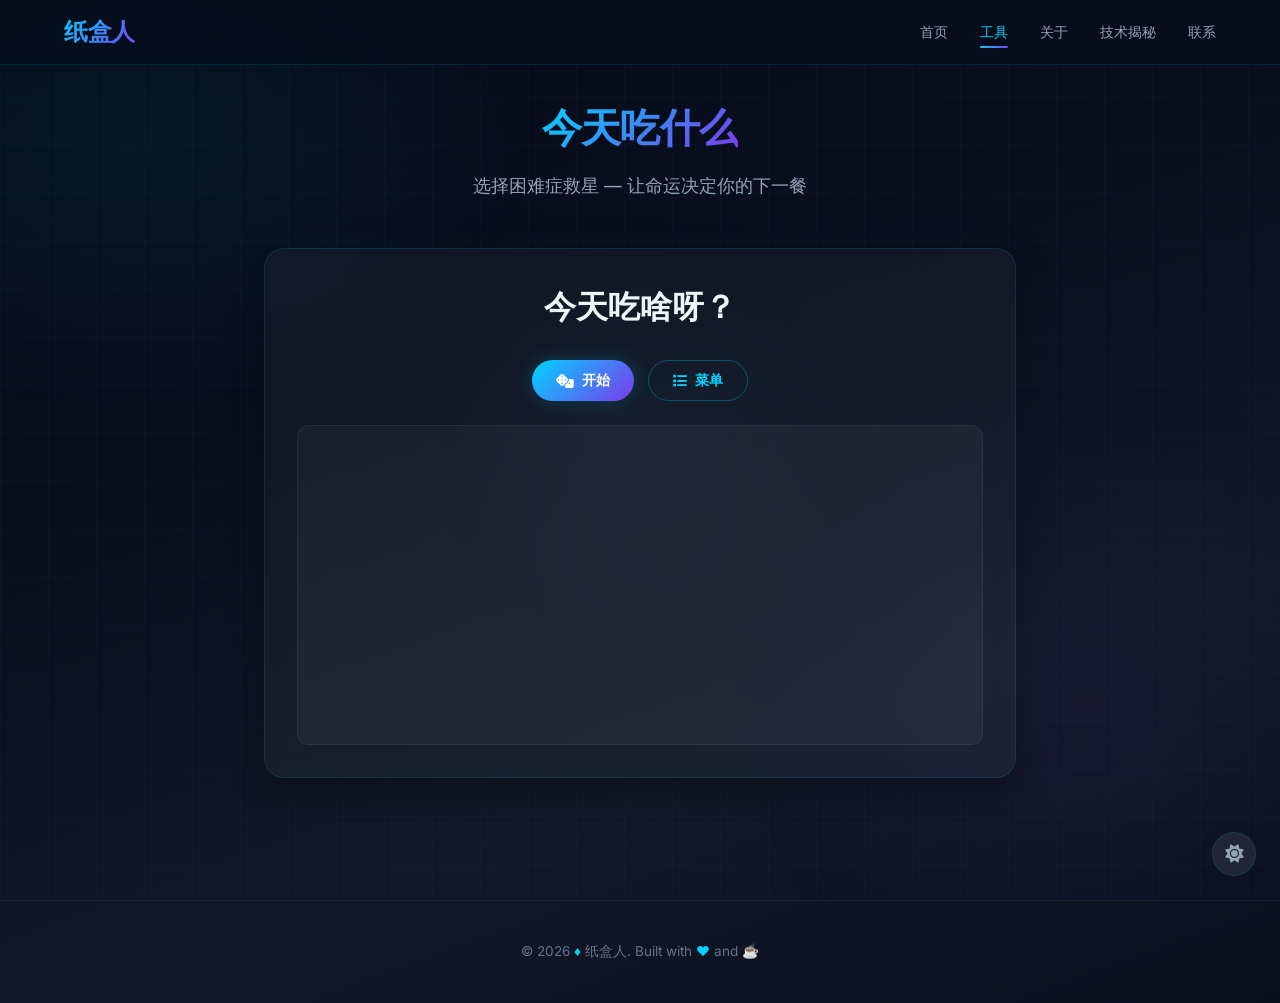
<file: FortuneTeller.html>
<!DOCTYPE html>
<html lang="zh-CN">
<head>
  <meta charset="UTF-8">
  <meta name="viewport" content="width=device-width, initial-scale=1.0">
  <title>今天吃什么 — 纸盒人</title>
  <meta name="description" content="纸盒人的网站 - 今天吃什么">
  <link rel="icon" href="./博客.png" type="image/png">
  <link rel="stylesheet" href="https://cdnjs.cloudflare.com/ajax/libs/font-awesome/6.5.1/css/all.min.css">
  <link rel="stylesheet" href="shared.css">
  <style>
    .fortune-card { padding: 32px; text-align: center; }

    .fortune-card .food-title {
      font-size: 2rem;
      font-weight: 800;
      margin-bottom: 28px;
      min-height: 3rem;
      transition: all var(--transition-base);
    }

    .fortune-actions {
      display: flex;
      justify-content: center;
      gap: 14px;
      flex-wrap: wrap;
      margin-bottom: 24px;
    }

    .food-container {
      position: relative;
      width: 100%;
      height: 320px;
      overflow: hidden;
      border-radius: var(--radius-md);
      background: var(--bg-glass);
      border: 1px solid var(--border-subtle);
    }

    .food-fly {
      position: fixed;
      font-size: 1.3rem;
      font-weight: 700;
      color: var(--primary);
      animation: foodFly 1.8s ease-in-out forwards;
      white-space: nowrap;
      z-index: 50;
      pointer-events: none;
    }

    @keyframes foodFly {
      0%   { opacity: 0; transform: translateY(40px) scale(0.6) rotate(0deg); }
      40%  { opacity: 1; transform: translateY(0) scale(1) rotate(8deg); }
      100% { opacity: 0; transform: translateY(-60px) scale(1.1) rotate(-8deg); }
    }

    /* 菜单弹窗 */
    .modal-overlay {
      position: fixed; inset: 0; background: rgba(0,0,0,0.6); backdrop-filter: blur(4px);
      display: none; align-items: center; justify-content: center; z-index: 300;
    }
    .modal-overlay.show { display: flex; }

    .modal-box {
      background: var(--bg-card); border: 1px solid var(--border-glass);
      border-radius: var(--radius-lg); padding: 28px; max-width: 440px; width: 90%;
      backdrop-filter: blur(20px); box-shadow: var(--shadow-card);
      max-height: 80vh; overflow-y: auto;
    }

    .modal-box h2 { font-size: 1.2rem; font-weight: 700; margin-bottom: 16px; text-align: center; }

    .menu-list { margin-bottom: 16px; max-height: 300px; overflow-y: auto; display: flex; flex-direction: column; gap: 6px; }
    .menu-item {
      display: flex; justify-content: space-between; align-items: center;
      padding: 8px 14px; border-radius: var(--radius-sm);
      background: var(--bg-glass); border: 1px solid var(--border-subtle);
      font-size: 0.9rem; color: var(--text-secondary);
    }
    .menu-item .del-food {
      background: rgba(239,68,68,0.1); border: none; color: #ef4444;
      padding: 2px 10px; border-radius: var(--radius-sm); cursor: pointer;
      font-size: 0.78rem; transition: background var(--transition-fast);
    }
    .menu-item .del-food:hover { background: rgba(239,68,68,0.2); }

    .add-food-row {
      display: flex; gap: 8px; margin-bottom: 16px;
    }
    .add-food-row input { flex: 1; }
    .add-food-row button {
      padding: 10px 20px; border-radius: var(--radius-full);
      background: var(--gradient-primary); border: none; color: #fff;
      font-weight: 600; font-size: 0.85rem; cursor: pointer;
      white-space: nowrap; transition: opacity var(--transition-fast);
    }
    .add-food-row button:hover { opacity: 0.85; }

    .modal-close-btn {
      width: 100%; padding: 10px; border-radius: var(--radius-md);
      border: 1px solid var(--border-glass); background: var(--bg-glass);
      color: var(--text-secondary); cursor: pointer; font-size: 0.9rem;
      transition: all var(--transition-fast);
    }
    .modal-close-btn:hover { background: var(--bg-glass-strong); color: var(--text-primary); }

    @media (max-width: 640px) {
      .fortune-card { padding: 20px; }
      .fortune-card .food-title { font-size: 1.5rem; }
    }
  </style>
</head>
<body>
  <div class="bg-particles" aria-hidden="true"></div>

  <header class="glass-nav" id="navbar">
    <div class="nav-inner">
      <a href="index.html" class="logo">纸盒人</a>
      <div class="nav-links">
        <a href="index.html">首页</a>
        <a href="index.html#tools" class="active">工具</a>
        <a href="about.html">关于</a>
        <a href="tech-overview.html">技术揭秘</a>
        <a href="index.html#contact">联系</a>
      </div>
      <button class="nav-toggle" id="navToggle" aria-label="菜单"><i class="fas fa-bars"></i></button>
    </div>
  </header>

  <div class="mobile-menu-overlay" id="mobileOverlay">
    <div class="mobile-menu-panel" id="mobilePanel">
      <button class="mobile-menu-close" id="mobileClose" aria-label="关闭菜单"><i class="fas fa-times"></i></button>
      <nav class="mobile-menu-links">
        <a href="index.html">首页</a>
        <a href="index.html#tools" class="active">工具</a>
        <a href="about.html">关于</a>
        <a href="tech-overview.html">技术揭秘</a>
        <a href="index.html#contact">联系</a>
      </nav>
    </div>
  </div>

  <main class="tool-page">
    <div class="tool-container">
      <div class="tool-header fade-in-up">
        <h1><span class="gradient-text">今天吃什么</span></h1>
        <p>选择困难症救星 — 让命运决定你的下一餐</p>
      </div>

      <div class="glass-card fortune-card fade-in-up delay-100">
        <div class="food-title" id="result">今天吃啥呀？</div>
        <div class="fortune-actions">
          <button id="startButton" class="btn btn-primary"><i class="fas fa-dice"></i> <span>开始</span></button>
          <button id="menuButton" class="btn btn-ghost"><i class="fas fa-list"></i> 菜单</button>
        </div>
        <div class="food-container" id="foodContainer"></div>
      </div>
    </div>
  </main>

  <footer class="site-footer">
    <p>&copy; <span id="cyear"></span> <span class="footer-heart">♦</span> 纸盒人. Built with <span class="footer-heart">❤</span> and ☕</p>
  </footer>

  <!-- 菜单弹窗 -->
  <div class="modal-overlay" id="menuOverlay">
    <div class="modal-box">
      <h2><i class="fas fa-utensils" style="color:var(--primary);margin-right:8px;"></i>菜单列表</h2>
      <div class="menu-list" id="menuList"></div>
      <div class="add-food-row">
        <input type="text" id="newFoodInput" placeholder="新增菜品">
        <button id="addFoodButton">新增</button>
      </div>
      <button class="modal-close-btn" id="closeMenuBtn">关闭</button>
    </div>
  </div>

  <script>
    // === 导航 + 菜单 + 动画 ===
    const navbar = document.getElementById('navbar');
    window.addEventListener('scroll', () => { navbar.classList.toggle('scrolled', window.scrollY > 40); }, { passive: true });

    const navToggle = document.getElementById('navToggle');
    const mobileOverlay = document.getElementById('mobileOverlay');
    const mobilePanel = document.getElementById('mobilePanel');
    const mobileClose = document.getElementById('mobileClose');
    navToggle.addEventListener('click', () => { mobileOverlay.classList.add('open'); mobilePanel.classList.add('open'); document.body.style.overflow = 'hidden'; });
    mobileClose.addEventListener('click', () => { mobileOverlay.classList.remove('open'); mobilePanel.classList.remove('open'); document.body.style.overflow = ''; });
    mobileOverlay.addEventListener('click', (e) => { if (e.target === mobileOverlay) { mobileOverlay.classList.remove('open'); mobilePanel.classList.remove('open'); document.body.style.overflow = ''; } });
    mobilePanel.querySelectorAll('a').forEach(a => a.addEventListener('click', () => { mobileOverlay.classList.remove('open'); mobilePanel.classList.remove('open'); document.body.style.overflow = ''; }));

    document.querySelectorAll('.fade-in-up').forEach(el => {
      new IntersectionObserver(([entry], obs) => {
        if (entry.isIntersecting) { entry.target.classList.add('visible'); obs.unobserve(entry.target); }
      }, { threshold: 0.1 }).observe(el);
    });

    // === 核心逻辑（保持原功能） ===
    const foodOptions = [
      "馄饨","烩面","热干面","刀削面","油泼面","炸酱面","炒面","重庆小面","米线","酸辣粉","土豆粉","螺蛳粉","凉皮儿",
      "麻辣烫","肉夹馍","羊肉泡馍","炒饭","盖浇饭","烤肉饭","黄焖鸡米饭","麻辣香锅","火锅","酸菜鱼","烤串","披萨",
      "烤鸭","汉堡","炸鸡","寿司","煎饼果子","南瓜粥","小龙虾","牛排","砂锅","大排档","馒头","西餐","自助餐",
      "小笼包","水果","西北风","烧烤","泡面","水饺","日本料理","涮羊肉","兰州拉面","肯德基","面包","臊子面",
      "麦当劳","沙县小吃","烤鱼","海鲜","铁板烧","韩国料理","甜点","鸭血粉丝汤"
    ];

    const STORAGE_KEY = 'zhir_box_food_options_v1';
    function saveFoodOptions() { try { localStorage.setItem(STORAGE_KEY, JSON.stringify(foodOptions)); } catch(e) {} }
    function loadFoodOptions() {
      try {
        const raw = localStorage.getItem(STORAGE_KEY);
        if (!raw) return null;
        const parsed = JSON.parse(raw);
        return Array.isArray(parsed) && parsed.length > 0 ? parsed : null;
      } catch(e) { return null; }
    }

    const stored = loadFoodOptions();
    if (stored) { foodOptions.length = 0; foodOptions.push(...stored); }
    else { saveFoodOptions(); }

    const resultEl = document.getElementById('result');
    const startBtn = document.getElementById('startButton');
    const menuBtn = document.getElementById('menuButton');
    const foodContainer = document.getElementById('foodContainer');
    const menuOverlay = document.getElementById('menuOverlay');
    const menuList = document.getElementById('menuList');
    const newFoodInput = document.getElementById('newFoodInput');
    const addFoodBtn = document.getElementById('addFoodButton');
    const closeMenuBtn = document.getElementById('closeMenuBtn');

    let intervalId = null;
    let scrollIntervalId = null;

    function createFoodItem(food) {
      const el = document.createElement('div');
      el.textContent = food;
      el.className = 'food-fly';
      el.style.left = (Math.random() * 70 + 15) + '%';
      el.style.top = (Math.random() * 70 + 15) + '%';
      el.style.color = `hsl(${Math.random() * 60 + 180}, 80%, 60%)`;
      document.body.appendChild(el);
      setTimeout(() => el.remove(), 1800);
    }

    function updateMenuList() {
      menuList.innerHTML = '';
      foodOptions.forEach((food, i) => {
        const div = document.createElement('div');
        div.className = 'menu-item';
        div.innerHTML = `<span>${food}</span><button class="del-food" data-index="${i}">删除</button>`;
        div.querySelector('.del-food').addEventListener('click', () => {
          foodOptions.splice(i, 1);
          saveFoodOptions();
          updateMenuList();
        });
        menuList.appendChild(div);
      });
    }

    function startScrolling() {
      let idx = 0;
      scrollIntervalId = setInterval(() => {
        resultEl.textContent = `今天吃：${foodOptions[idx]}`;
        idx = (idx + 1) % foodOptions.length;
      }, 100);
    }

    function stopScrolling() {
      clearInterval(scrollIntervalId);
      scrollIntervalId = null;
      resultEl.textContent = `今天吃：${foodOptions[Math.floor(Math.random() * foodOptions.length)]}`;
    }

    startBtn.addEventListener('click', () => {
      if (!intervalId) {
        startBtn.querySelector('span').textContent = '停止';
        menuBtn.classList.add('disabled');
        menuBtn.disabled = true;
        menuBtn.style.opacity = '0.4';
        menuBtn.style.pointerEvents = 'none';

        intervalId = setInterval(() => {
          for (let i = 0; i < 5; i++) createFoodItem(foodOptions[Math.floor(Math.random() * foodOptions.length)]);
        }, 300);
        startScrolling();
      } else {
        startBtn.querySelector('span').textContent = '开始';
        menuBtn.classList.remove('disabled');
        menuBtn.disabled = false;
        menuBtn.style.opacity = '';
        menuBtn.style.pointerEvents = '';

        clearInterval(intervalId);
        intervalId = null;
        stopScrolling();
      }
    });

    menuBtn.addEventListener('click', () => {
      if (!menuBtn.disabled) {
        updateMenuList();
        menuOverlay.classList.add('show');
      }
    });

    closeMenuBtn.addEventListener('click', () => menuOverlay.classList.remove('show'));
    menuOverlay.addEventListener('click', (e) => { if (e.target === menuOverlay) menuOverlay.classList.remove('show'); });

    addFoodBtn.addEventListener('click', () => {
      const val = newFoodInput.value.trim();
      if (val && !foodOptions.includes(val)) {
        foodOptions.push(val);
        saveFoodOptions();
        updateMenuList();
        newFoodInput.value = '';
      }
    });

    newFoodInput.addEventListener('keydown', (e) => {
      if (e.key === 'Enter') addFoodBtn.click();
    });
  </script>
  <script src="theme.js"></script>
</body>
</html>
</file>
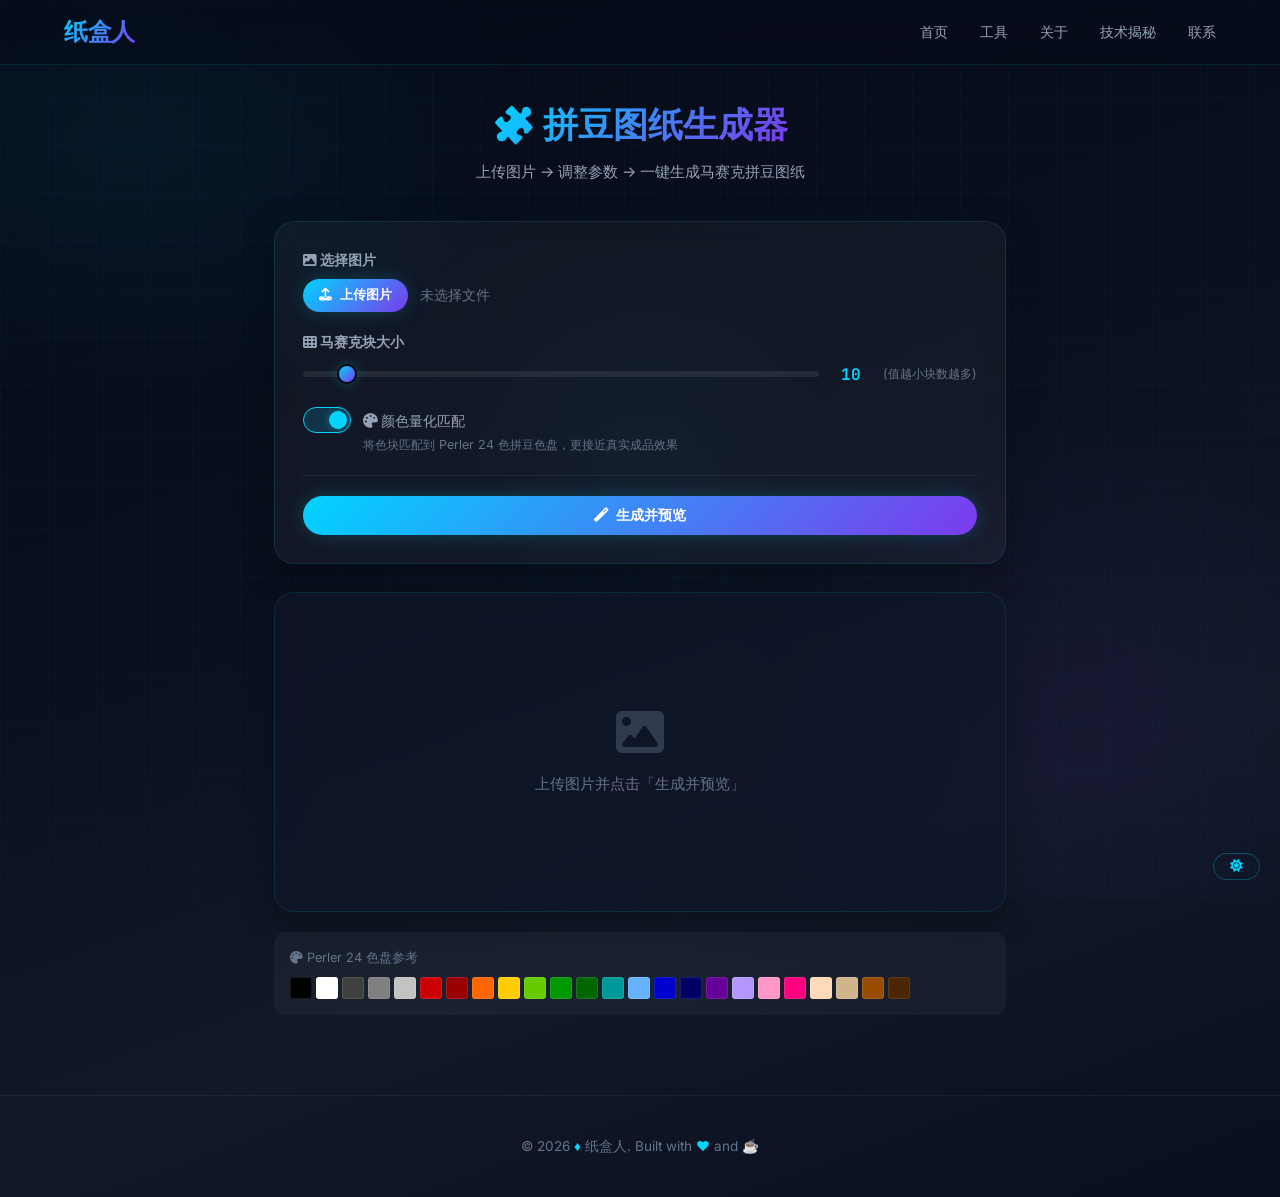
<file: perler.html>
<!DOCTYPE html>
<html lang="zh-CN">
<head>
  <meta charset="UTF-8">
  <meta name="viewport" content="width=device-width, initial-scale=1.0, maximum-scale=1.0, user-scalable=no">
  <title>拼豆图纸生成器 — 纸盒人</title>
  <meta name="description" content="在线拼豆图纸生成器，上传图片一键转为马赛克拼豆图案，支持颜色量化匹配 Perler 24 色盘">
  <link rel="icon" href="./博客.png" type="image/png">
  <link rel="stylesheet" href="https://cdnjs.cloudflare.com/ajax/libs/font-awesome/6.5.1/css/all.min.css">
  <link rel="stylesheet" href="shared.css">
  <style>
    /* ===== 拼豆页专属样式 ===== */
    .perler-page {
      padding-top: 96px;
      padding-bottom: 80px;
    }

    .perler-container {
      max-width: 780px;
      margin: 0 auto;
      padding: 0 24px;
    }

    .perler-header {
      text-align: center;
      margin-bottom: 36px;
    }

    .perler-header h1 {
      font-size: clamp(1.6rem, 4vw, 2.2rem);
      font-weight: 800;
      margin-bottom: 8px;
    }

    .perler-header p {
      color: var(--text-secondary);
      font-size: 0.95rem;
    }

    /* ===== 控制面板 ===== */
    .control-panel {
      padding: 28px;
      margin-bottom: 28px;
      background: var(--bg-glass);
      backdrop-filter: blur(12px);
      -webkit-backdrop-filter: blur(12px);
      border: 1px solid var(--border-glass);
      border-radius: var(--radius-lg);
    }

    .control-group {
      margin-bottom: 20px;
    }

    .control-group:last-child {
      margin-bottom: 0;
    }

    .control-label {
      display: block;
      font-size: 0.85rem;
      font-weight: 600;
      color: var(--text-secondary);
      margin-bottom: 8px;
    }

    /* 文件上传区域 */
    .file-upload-area {
      display: flex;
      flex-wrap: wrap;
      align-items: center;
      gap: 12px;
    }

    .file-upload-btn {
      position: relative;
      overflow: hidden;
    }

    .file-upload-btn input[type="file"] {
      position: absolute;
      top: 0;
      left: 0;
      width: 100%;
      height: 100%;
      opacity: 0;
      cursor: pointer;
    }

    .file-name {
      font-size: 0.85rem;
      color: var(--text-muted);
      flex: 1;
      min-width: 120px;
      white-space: nowrap;
      overflow: hidden;
      text-overflow: ellipsis;
    }

    /* 滑块 */
    .slider-wrap {
      display: flex;
      align-items: center;
      gap: 14px;
    }

    .slider-wrap input[type="range"] {
      -webkit-appearance: none;
      appearance: none;
      flex: 1;
      height: 6px;
      border-radius: 3px;
      background: var(--bg-glass-strong);
      outline: none;
      transition: background var(--transition-fast);
    }

    .slider-wrap input[type="range"]::-webkit-slider-thumb {
      -webkit-appearance: none;
      appearance: none;
      width: 20px;
      height: 20px;
      border-radius: 50%;
      background: var(--gradient-primary);
      cursor: pointer;
      border: 2px solid var(--bg-deep);
      box-shadow: 0 0 12px rgba(0, 212, 255, 0.3);
      transition: transform var(--transition-fast);
    }

    .slider-wrap input[type="range"]::-webkit-slider-thumb:hover {
      transform: scale(1.15);
    }

    .slider-wrap input[type="range"]::-moz-range-thumb {
      width: 20px;
      height: 20px;
      border-radius: 50%;
      background: var(--gradient-primary);
      cursor: pointer;
      border: 2px solid var(--bg-deep);
      box-shadow: 0 0 12px rgba(0, 212, 255, 0.3);
    }

    .slider-value {
      min-width: 36px;
      text-align: center;
      font-family: 'JetBrains Mono', monospace;
      font-size: 1rem;
      font-weight: 700;
      color: var(--primary);
    }

    /* 开关 */
    .toggle-wrap {
      display: flex;
      align-items: center;
      gap: 12px;
    }

    .toggle-switch {
      position: relative;
      width: 48px;
      height: 26px;
      cursor: pointer;
    }

    .toggle-switch input {
      opacity: 0;
      width: 0;
      height: 0;
    }

    .toggle-track {
      position: absolute;
      inset: 0;
      background: var(--bg-glass-strong);
      border: 1px solid var(--border-glass);
      border-radius: 26px;
      transition: all var(--transition-fast);
    }

    .toggle-track::after {
      content: '';
      position: absolute;
      top: 3px;
      left: 3px;
      width: 18px;
      height: 18px;
      border-radius: 50%;
      background: var(--text-muted);
      transition: all var(--transition-fast);
    }

    .toggle-switch input:checked + .toggle-track {
      background: rgba(0, 212, 255, 0.15);
      border-color: var(--primary);
    }

    .toggle-switch input:checked + .toggle-track::after {
      background: var(--primary);
      left: 25px;
      box-shadow: 0 0 8px rgba(0, 212, 255, 0.4);
    }

    .toggle-label {
      font-size: 0.9rem;
      color: var(--text-secondary);
    }

    .toggle-hint {
      font-size: 0.78rem;
      color: var(--text-muted);
      margin-left: 60px;
      margin-top: 2px;
    }

    /* 操作行 */
    .action-row {
      display: flex;
      flex-wrap: wrap;
      gap: 12px;
      margin-top: 20px;
      padding-top: 20px;
      border-top: 1px solid var(--border-subtle);
    }

    .action-row .btn {
      flex: 1;
      min-width: 120px;
    }

    /* ===== 预览区域 ===== */
    .preview-area {
      position: relative;
      padding: 24px;
      text-align: center;
      min-height: 320px;
      display: flex;
      flex-direction: column;
      align-items: center;
      justify-content: center;
    }

    .preview-placeholder {
      color: var(--text-muted);
      padding: 60px 20px;
    }

    .preview-placeholder i {
      font-size: 3rem;
      margin-bottom: 16px;
      opacity: 0.4;
    }

    .preview-placeholder p {
      font-size: 0.95rem;
    }

    #resultCanvas {
      max-width: 100%;
      height: auto;
      border-radius: var(--radius-sm);
      display: none;
    }

    .preview-info {
      display: flex;
      flex-wrap: wrap;
      justify-content: center;
      gap: 16px;
      margin-top: 16px;
      font-size: 0.82rem;
      color: var(--text-muted);
    }

    .preview-info span {
      display: flex;
      align-items: center;
      gap: 4px;
    }

    .preview-info i {
      color: var(--primary);
    }

    /* ===== 保存区域 ===== */
    .save-area {
      margin-top: 20px;
      text-align: center;
    }

    .save-hint {
      display: none;
      font-size: 0.82rem;
      color: var(--text-muted);
      margin-top: 10px;
      padding: 10px 16px;
      background: var(--bg-glass);
      border-radius: var(--radius-sm);
    }

    .save-hint i {
      color: var(--accent);
      margin-right: 6px;
    }

    /* ===== 色盘展示 ===== */
    .palette-display {
      display: none;
      margin-top: 16px;
      padding: 16px;
      background: var(--bg-glass);
      border-radius: var(--radius-md);
    }

    .palette-display.visible {
      display: block;
    }

    .palette-title {
      font-size: 0.8rem;
      color: var(--text-muted);
      margin-bottom: 8px;
    }

    .palette-grid {
      display: flex;
      flex-wrap: wrap;
      gap: 4px;
    }

    .palette-swatch {
      width: 22px;
      height: 22px;
      border-radius: 3px;
      border: 1px solid rgba(255,255,255,0.1);
    }

    /* ===== 响应式 ===== */
    @media (max-width: 640px) {
      .control-panel {
        padding: 20px 16px;
      }

      .file-upload-area {
        flex-direction: column;
        align-items: stretch;
      }

      .file-name {
        min-width: unset;
      }

      .action-row {
        flex-direction: column;
      }

      .action-row .btn {
        min-width: unset;
      }

      .preview-area {
        padding: 16px;
        min-height: 240px;
      }

      .preview-placeholder {
        padding: 40px 16px;
      }

      .preview-placeholder i {
        font-size: 2.2rem;
      }
    }
  </style>
</head>
<body>

  <!-- 背景粒子层 -->
  <div class="bg-particles" aria-hidden="true"></div>

  <!-- ====== 导航栏 ====== -->
  <header class="glass-nav" id="navbar">
    <div class="nav-inner">
      <a href="index.html" class="logo">纸盒人</a>
      <div class="nav-links">
        <a href="index.html">首页</a>
        <a href="index.html#tools">工具</a>
        <a href="about.html">关于</a>
        <a href="tech-overview.html">技术揭秘</a>
        <a href="index.html#contact">联系</a>
      </div>
      <button class="nav-toggle" id="navToggle" aria-label="菜单">
        <i class="fas fa-bars"></i>
      </button>
    </div>
  </header>

  <!-- 移动端菜单 -->
  <div class="mobile-menu-overlay" id="mobileOverlay">
    <div class="mobile-menu-panel" id="mobilePanel">
      <button class="mobile-menu-close" id="mobileClose" aria-label="关闭菜单">
        <i class="fas fa-times"></i>
      </button>
      <nav class="mobile-menu-links">
        <a href="index.html">首页</a>
        <a href="index.html#tools">工具</a>
        <a href="about.html">关于</a>
        <a href="tech-overview.html">技术揭秘</a>
        <a href="perler.html" class="active">拼豆</a>
        <a href="index.html#contact">联系</a>
      </nav>
    </div>
  </div>

  <!-- ====== 主内容 ====== -->
  <main class="perler-page">
    <div class="perler-container">

      <!-- 头部 -->
      <div class="perler-header fade-in-up">
        <h1><span class="gradient-text">🧩 拼豆图纸生成器</span></h1>
        <p>上传图片 → 调整参数 → 一键生成马赛克拼豆图纸</p>
      </div>

      <!-- 控制面板 -->
      <div class="control-panel glass-card-strong fade-in-up delay-100">

        <!-- 文件上传 -->
        <div class="control-group">
          <label class="control-label"><i class="fas fa-image"></i> 选择图片</label>
          <div class="file-upload-area">
            <span class="btn btn-primary btn-sm file-upload-btn">
              <i class="fas fa-upload"></i> 上传图片
              <input type="file" id="imageInput" accept="image/jpeg,image/png">
            </span>
            <span class="file-name" id="fileName">未选择文件</span>
            <button class="btn btn-ghost btn-sm" id="resetBtn" style="display:none;">
              <i class="fas fa-redo"></i> 重置
            </button>
          </div>
        </div>

        <!-- 马赛克块大小 -->
        <div class="control-group">
          <label class="control-label"><i class="fas fa-th"></i> 马赛克块大小</label>
          <div class="slider-wrap">
            <input type="range" id="blockSize" min="6" max="64" value="10" step="1">
            <span class="slider-value" id="blockSizeDisplay">10</span>
            <span style="font-size:0.78rem;color:var(--text-muted);">(值越小块数越多)</span>
          </div>
        </div>

        <!-- 颜色量化开关 -->
        <div class="control-group">
          <div class="toggle-wrap">
            <label class="toggle-switch">
              <input type="checkbox" id="quantizeToggle" checked>
              <span class="toggle-track"></span>
            </label>
            <span class="toggle-label"><i class="fas fa-palette"></i> 颜色量化匹配</span>
          </div>
          <div class="toggle-hint">将色块匹配到 Perler 24 色拼豆色盘，更接近真实成品效果</div>
        </div>

        <!-- 操作按钮 -->
        <div class="action-row">
          <button class="btn btn-primary" id="generateBtn">
            <i class="fas fa-magic"></i> 生成并预览
          </button>
        </div>
      </div>

      <!-- 预览画布卡片 -->
      <div class="glass-card-strong preview-area fade-in-up delay-200" id="previewCard">
        <div class="preview-placeholder" id="placeholder">
          <i class="fas fa-image"></i>
          <p>上传图片并点击「生成并预览」</p>
        </div>
        <canvas id="resultCanvas"></canvas>
        <div class="preview-info" id="previewInfo" style="display:none;">
          <span><i class="fas fa-th"></i> 块大小: <strong id="infoBlockSize">-</strong></span>
          <span><i class="fas fa-table"></i> 网格: <strong id="infoGrid">-</strong></span>
          <span><i class="fas fa-palette"></i> 色数: <strong id="infoColors">-</strong></span>
        </div>
      </div>

      <!-- 保存区域 -->
      <div class="save-area fade-in-up delay-300">
        <button class="btn btn-ghost-purple" id="saveBtn" style="display:none;">
          <i class="fas fa-download"></i> 保存为图片
        </button>
        <div class="save-hint" id="saveHint">
          <i class="fas fa-hand-pointer"></i> 长按图片可保存到相册
        </div>
      </div>

      <!-- 色盘展示 -->
      <div class="palette-display fade-in-up delay-300" id="paletteDisplay">
        <div class="palette-title"><i class="fas fa-palette"></i> Perler 24 色盘参考</div>
        <div class="palette-grid" id="paletteGrid"></div>
      </div>

    </div>
  </main>

  <!-- ====== 页脚 ====== -->
  <footer class="site-footer">
    <p>&copy; <span id="cyear"></span> <span class="footer-heart">♦</span> 纸盒人. Built with <span class="footer-heart">❤</span> and ☕</p>
  </footer>

  <script>
    // =============================================
    // 导航 / 移动端菜单 / 年份
    // =============================================
    (function() {
      var navbar = document.getElementById('navbar');
      window.addEventListener('scroll', function() {
        if (window.scrollY > 40) navbar.classList.add('scrolled');
        else navbar.classList.remove('scrolled');
      }, { passive: true });

      var navToggle = document.getElementById('navToggle');
      var mobileOverlay = document.getElementById('mobileOverlay');
      var mobilePanel = document.getElementById('mobilePanel');
      var mobileClose = document.getElementById('mobileClose');

      function openMenu() {
        mobileOverlay.classList.add('open');
        mobilePanel.classList.add('open');
        document.body.style.overflow = 'hidden';
      }
      function closeMenu() {
        mobileOverlay.classList.remove('open');
        mobilePanel.classList.remove('open');
        document.body.style.overflow = '';
      }
      navToggle.addEventListener('click', openMenu);
      mobileClose.addEventListener('click', closeMenu);
      mobileOverlay.addEventListener('click', function(e) {
        if (e.target === mobileOverlay) closeMenu();
      });
      mobilePanel.querySelectorAll('a').forEach(function(a) {
        a.addEventListener('click', closeMenu);
      });

      document.getElementById('cyear').textContent = new Date().getFullYear();

      // 滚动动画
      var observer = new IntersectionObserver(function(entries) {
        entries.forEach(function(entry) {
          if (entry.isIntersecting) {
            entry.target.classList.add('visible');
            observer.unobserve(entry.target);
          }
        });
      }, { threshold: 0.15, rootMargin: '0px 0px -40px 0px' });
      document.querySelectorAll('.fade-in-up').forEach(function(el) { observer.observe(el); });

      // 主题切换
      var themeBtn = document.createElement('button');
      themeBtn.id = 'themeToggle';
      themeBtn.className = 'btn btn-ghost btn-sm';
      themeBtn.style.cssText = 'position:fixed;bottom:20px;right:20px;z-index:50;';
      themeBtn.innerHTML = '<i class="fas fa-moon"></i>';
      themeBtn.setAttribute('title', '切换主题');
      document.body.appendChild(themeBtn);
      themeBtn.addEventListener('click', function() {
        var html = document.documentElement;
        var isLight = html.getAttribute('data-theme') === 'light';
        html.setAttribute('data-theme', isLight ? '' : 'light');
        themeBtn.innerHTML = isLight ? '<i class="fas fa-moon"></i>' : '<i class="fas fa-sun"></i>';
      });
    })();

    // =============================================
    // 拼豆核心功能
    // =============================================
    (function() {
      'use strict';

      // ---- 状态 ----
      var uploadedImage = null;        // 原始 Image 对象
      var mosaicCanvas = null;        // 生成的拼豆 canvas（用于保存）
      var currentGridCols = 0;
      var currentGridRows = 0;
      var usedColors = [];

      // ---- DOM 引用 ----
      var fileInput = document.getElementById('imageInput');
      var fileName = document.getElementById('fileName');
      var resetBtn = document.getElementById('resetBtn');
      var blockSizeSlider = document.getElementById('blockSize');
      var blockSizeDisplay = document.getElementById('blockSizeDisplay');
      var quantizeToggle = document.getElementById('quantizeToggle');
      var generateBtn = document.getElementById('generateBtn');
      var saveBtn = document.getElementById('saveBtn');
      var saveHint = document.getElementById('saveHint');
      var resultCanvas = document.getElementById('resultCanvas');
      var placeholder = document.getElementById('placeholder');
      var previewInfo = document.getElementById('previewInfo');
      var infoBlockSize = document.getElementById('infoBlockSize');
      var infoGrid = document.getElementById('infoGrid');
      var infoColors = document.getElementById('infoColors');
      var paletteDisplay = document.getElementById('paletteDisplay');
      var paletteGrid = document.getElementById('paletteGrid');

      // ---- Perler 24 色盘 (RGB) ----
      var PERLER_COLORS = [
        { name: 'Black',      r: 0,   g: 0,   b: 0    },
        { name: 'White',      r: 255, g: 255, b: 255  },
        { name: 'Dark Grey',  r: 64,  g: 64,  b: 64   },
        { name: 'Grey',       r: 128, g: 128, b: 128  },
        { name: 'Light Grey', r: 195, g: 195, b: 195  },
        { name: 'Red',        r: 204, g: 0,   b: 0    },
        { name: 'Cranberry',  r: 153, g: 0,   b: 0    },
        { name: 'Orange',     r: 255, g: 102, b: 0    },
        { name: 'Yellow',     r: 255, g: 204, b: 0    },
        { name: 'Lime',       r: 102, g: 204, b: 0    },
        { name: 'Green',      r: 0,   g: 153, b: 0    },
        { name: 'Dark Green', r: 0,   g: 102, b: 0    },
        { name: 'Teal',       r: 0,   g: 153, b: 153  },
        { name: 'Light Blue', r: 102, g: 178, b: 255  },
        { name: 'Blue',       r: 0,   g: 0,   b: 204  },
        { name: 'Dark Blue',  r: 0,   g: 0,   b: 102  },
        { name: 'Purple',     r: 102, g: 0,   b: 153  },
        { name: 'Lavender',   r: 180, g: 150, b: 255  },
        { name: 'Pink',       r: 255, g: 150, b: 200  },
        { name: 'Hot Pink',   r: 255, g: 0,   b: 128  },
        { name: 'Peach',      r: 255, g: 218, b: 185  },
        { name: 'Tan',        r: 210, g: 180, b: 140  },
        { name: 'Brown',      r: 153, g: 76,  b: 0    },
        { name: 'Dark Brown', r: 76,  g: 38,  b: 0    }
      ];

      // ---- 初始化色盘展示 ----
      (function initPalette() {
        PERLER_COLORS.forEach(function(c) {
          var swatch = document.createElement('div');
          swatch.className = 'palette-swatch';
          swatch.style.background = 'rgb(' + c.r + ',' + c.g + ',' + c.b + ')';
          swatch.title = c.name + ' (rgb(' + c.r + ',' + c.g + ',' + c.b + '))';
          paletteGrid.appendChild(swatch);
        });
        paletteDisplay.classList.add('visible');
      })();

      // ---- 工具函数 ----
      function clamp(v, min, max) { return Math.max(min, Math.min(max, v)); }

      function scaleImage(img, maxSize) {
        var w = img.naturalWidth || img.width;
        var h = img.naturalHeight || img.height;
        if (w <= maxSize && h <= maxSize) return { width: w, height: h };
        var ratio = Math.min(maxSize / w, maxSize / h);
        return { width: Math.round(w * ratio), height: Math.round(h * ratio) };
      }

      function rgbDist(r1, g1, b1, r2, g2, b2) {
        var dr = r1 - r2, dg = g1 - g2, db = b1 - b2;
        // 加权距离（人眼对绿色更敏感）
        return 0.299 * dr * dr + 0.587 * dg * dg + 0.114 * db * db;
      }

      function nearestPerler(r, g, b) {
        var minDist = Infinity;
        var best = PERLER_COLORS[0];
        for (var i = 0; i < PERLER_COLORS.length; i++) {
          var c = PERLER_COLORS[i];
          var d = rgbDist(r, g, b, c.r, c.g, c.b);
          if (d < minDist) { minDist = d; best = c; }
        }
        return best;
      }

      // ---- 文件上传 ----
      fileInput.addEventListener('change', function(e) {
        var file = e.target.files[0];
        if (!file) return;
        fileName.textContent = file.name;
        resetBtn.style.display = '';

        var reader = new FileReader();
        reader.onload = function(ev) {
          var img = new Image();
          img.onload = function() {
            uploadedImage = img;
            // 预览原图（按比例缩放，最长边 500px）
            var scaled = scaleImage(img, 500);
            resultCanvas.width = scaled.width;
            resultCanvas.height = scaled.height;
            var ctx = resultCanvas.getContext('2d');
            ctx.drawImage(img, 0, 0, scaled.width, scaled.height);
            resultCanvas.style.display = 'block';
            placeholder.style.display = 'none';
            previewInfo.style.display = 'none';
            // 重置前一次的结果
            mosaicCanvas = null;
            saveBtn.style.display = 'none';
            saveHint.style.display = 'none';
          };
          img.src = ev.target.result;
        };
        reader.readAsDataURL(file);
      });

      // ---- 重置 ----
      resetBtn.addEventListener('click', function() {
        fileInput.value = '';
        uploadedImage = null;
        mosaicCanvas = null;
        fileName.textContent = '未选择文件';
        resetBtn.style.display = 'none';
        placeholder.style.display = 'block';
        resultCanvas.style.display = 'none';
        previewInfo.style.display = 'none';
        saveBtn.style.display = 'none';
        saveHint.style.display = 'none';
      });

      // ---- 滑块实时显示 ----
      blockSizeSlider.addEventListener('input', function() {
        blockSizeDisplay.textContent = this.value;
      });

      // ---- 生成拼豆 ----
      generateBtn.addEventListener('click', function() {
        if (!uploadedImage) {
          alert('请先上传一张图片');
          return;
        }

        var blockSize = parseInt(blockSizeSlider.value, 10);
        var quantize = quantizeToggle.checked;

        // 1. 缩放原图到最长边 ≤ MAX_SIZE
        var MAX_SIZE = 500;
        var scaled = scaleImage(uploadedImage, MAX_SIZE);
        var sw = scaled.width;
        var sh = scaled.height;

        // 2. 绘制原图到离屏 canvas
        var srcCanvas = document.createElement('canvas');
        srcCanvas.width = sw;
        srcCanvas.height = sh;
        var srcCtx = srcCanvas.getContext('2d');
        srcCtx.drawImage(uploadedImage, 0, 0, sw, sh);

        // 3. 读取像素数据
        var imageData = srcCtx.getImageData(0, 0, sw, sh);
        var data = imageData.data;

        // 4. 计算网格
        var cols = Math.ceil(sw / blockSize);
        var rows = Math.ceil(sh / blockSize);
        currentGridCols = cols;
        currentGridRows = rows;

        // 5. 创建马赛克低分辨率 canvas
        var mosaicRaw = document.createElement('canvas');
        mosaicRaw.width = cols;
        mosaicRaw.height = rows;
        var rawCtx = mosaicRaw.getContext('2d');

        var colorSet = {};

        for (var r = 0; r < rows; r++) {
          for (var c = 0; c < cols; c++) {
            var sx = c * blockSize;
            var sy = r * blockSize;
            var ex = Math.min(sx + blockSize, sw);
            var ey = Math.min(sy + blockSize, sh);

            var sumR = 0, sumG = 0, sumB = 0, count = 0;
            for (var py = sy; py < ey; py++) {
              for (var px = sx; px < ex; px++) {
                var idx = (py * sw + px) * 4;
                sumR += data[idx];
                sumG += data[idx + 1];
                sumB += data[idx + 2];
                count++;
              }
            }

            var avgR = Math.round(sumR / count);
            var avgG = Math.round(sumG / count);
            var avgB = Math.round(sumB / count);

            if (quantize) {
              var near = nearestPerler(avgR, avgG, avgB);
              avgR = near.r; avgG = near.g; avgB = near.b;
              var key = avgR + ',' + avgG + ',' + avgB;
              colorSet[key] = (colorSet[key] || 0) + 1;
            }

            rawCtx.fillStyle = 'rgb(' + avgR + ',' + avgG + ',' + avgB + ')';
            rawCtx.fillRect(c, r, 1, 1);
          }
        }

        usedColors = Object.keys(colorSet);
        infoColors.textContent = quantize ? (usedColors.length + ' 色') : '-';

        // 6. 放大到显示尺寸（每块 ≈ 16px，保证整体不超过 600px）
        var MAX_DISPLAY = 600;
        var displayBlockSize = Math.min(
          Math.floor(MAX_DISPLAY / cols),
          Math.floor(MAX_DISPLAY / rows)
        );
        displayBlockSize = Math.max(displayBlockSize, 5); // 最小 5px/块，显示更多块
        var dW = cols * displayBlockSize;
        var dH = rows * displayBlockSize;

        var displayCanvas = document.createElement('canvas');
        displayCanvas.width = dW;
        displayCanvas.height = dH;
        var ctx = displayCanvas.getContext('2d');
        ctx.imageSmoothingEnabled = false;
        ctx.drawImage(mosaicRaw, 0, 0, dW, dH);

        // 可选：画网格边框（1px 深色线）
        ctx.strokeStyle = 'rgba(0,0,0,0.08)';
        ctx.lineWidth = 0.5;
        for (var gi = 0; gi <= cols; gi++) {
          var x = gi * displayBlockSize;
          ctx.beginPath(); ctx.moveTo(x, 0); ctx.lineTo(x, dH); ctx.stroke();
        }
        for (var gj = 0; gj <= rows; gj++) {
          var y = gj * displayBlockSize;
          ctx.beginPath(); ctx.moveTo(0, y); ctx.lineTo(dW, y); ctx.stroke();
        }

        mosaicCanvas = displayCanvas;

        // 7. 显示到页面
        resultCanvas.width = dW;
        resultCanvas.height = dH;
        var resultCtx = resultCanvas.getContext('2d');
        resultCtx.drawImage(displayCanvas, 0, 0);

        resultCanvas.style.display = 'block';
        placeholder.style.display = 'none';

        // 信息
        infoBlockSize.textContent = blockSize + 'px';
        infoGrid.textContent = cols + '×' + rows;
        previewInfo.style.display = 'flex';

        // 保存按钮
        saveBtn.style.display = 'inline-flex';
        saveHint.style.display = 'none';

        // 滚动到画布
        document.getElementById('previewCard').scrollIntoView({ behavior: 'smooth', block: 'center' });
      });

      // ---- 保存为图片 ----
      saveBtn.addEventListener('click', function() {
        if (!mosaicCanvas) {
          alert('请先生成拼豆图纸');
          return;
        }

        try {
          mosaicCanvas.toBlob(function(blob) {
            if (!blob) {
              fallbackSave();
              return;
            }
            var url = URL.createObjectURL(blob);

            // 方案 A：下载属性（安卓 / 桌面）
            var a = document.createElement('a');
            a.href = url;
            a.download = 'perler-pattern.png';
            document.body.appendChild(a);
            a.click();
            document.body.removeChild(a);
            setTimeout(function() { URL.revokeObjectURL(url); }, 5000);

            // 显示长按提示（iOS Safari 不支持 download 属性）
            saveHint.style.display = 'block';
          }, 'image/png');
        } catch(e) {
          fallbackSave();
        }
      });

      function fallbackSave() {
        // 降级方案：dataURI 直接打开
        var dataUrl = mosaicCanvas.toDataURL('image/png');
        var w = window.open(dataUrl);
        if (!w) {
          // 如果弹窗被拦截，直接显示提示
          saveHint.innerHTML = '<i class="fas fa-hand-pointer"></i> 长按下方图片选择「保存图片」';
          saveHint.style.display = 'block';
        }
      }
    })();
  </script>
  <script src="theme.js"></script>
</body>
</html>
</file>
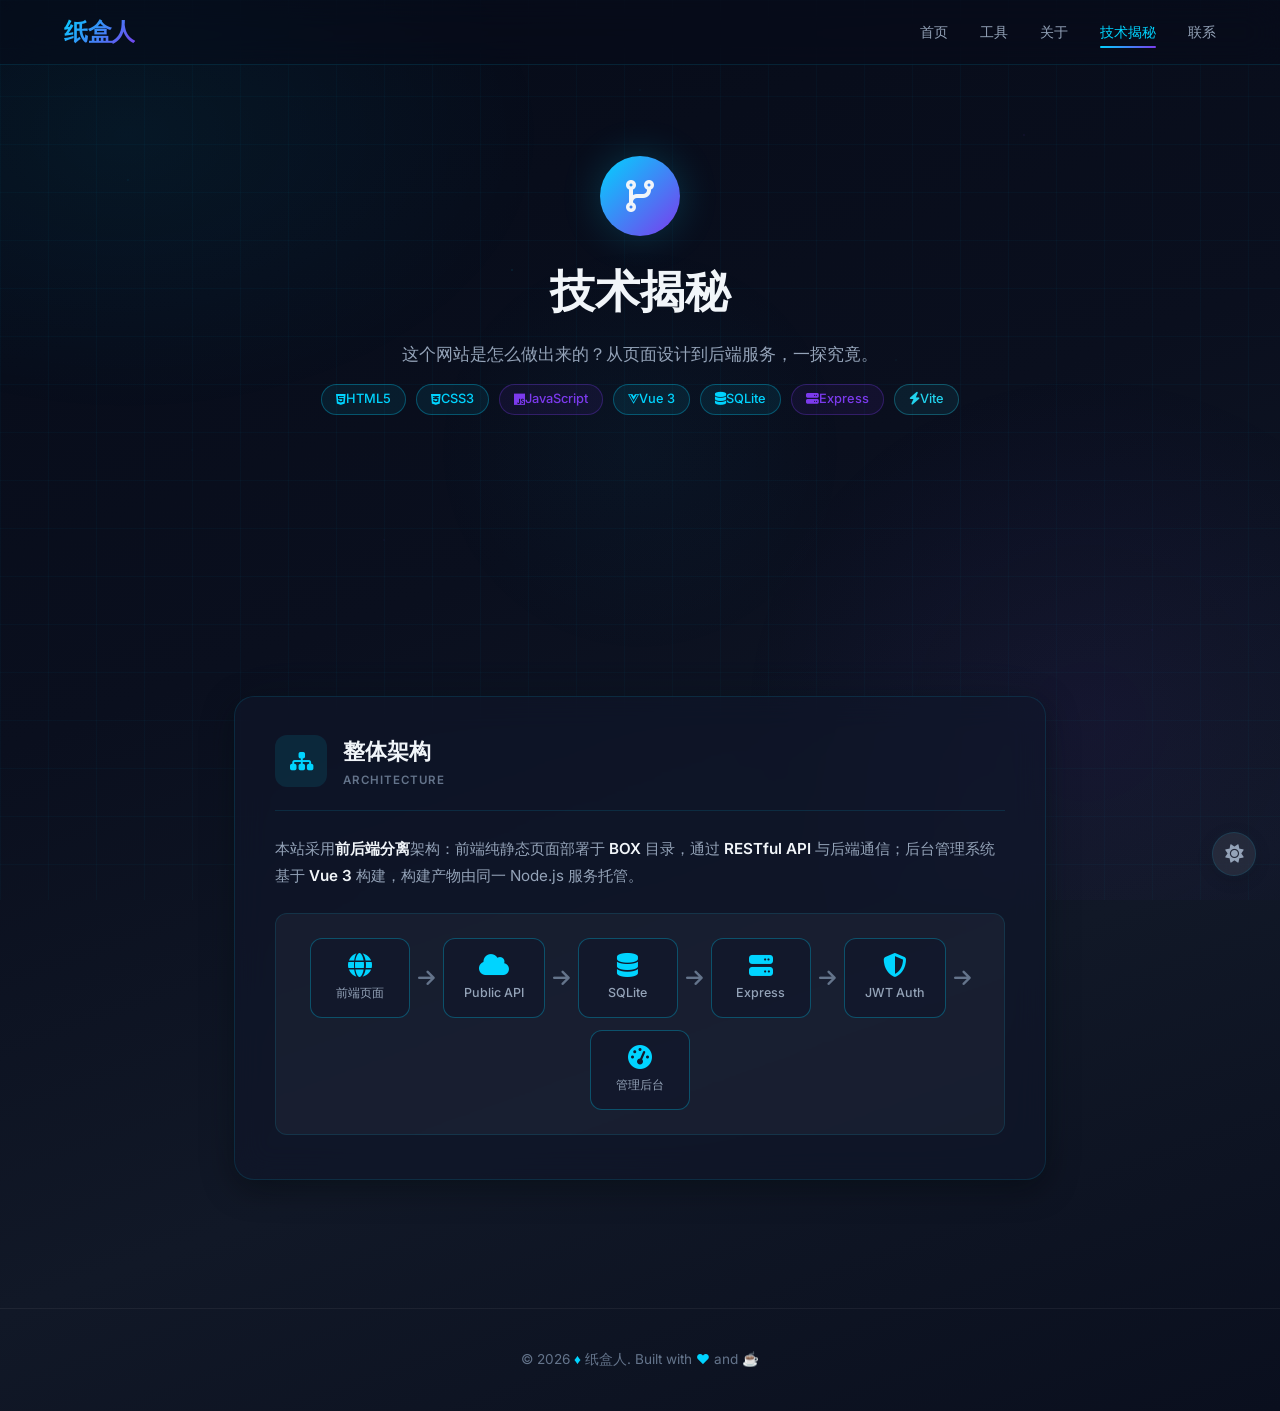
<file: tech-overview.html>
<!DOCTYPE html>
<html lang="zh-CN">
<head>
  <meta charset="UTF-8">
  <meta name="viewport" content="width=device-width, initial-scale=1.0">
  <title>技术揭秘 — 纸盒人</title>
  <meta name="description" content="纸盒人网站的技术架构揭秘 — 前端页面、后台管理系统、后端 Node.js 服务">
  <link rel="icon" href="./博客.png" type="image/png">
  <link rel="stylesheet" href="https://cdnjs.cloudflare.com/ajax/libs/font-awesome/6.5.1/css/all.min.css">
  <link rel="stylesheet" href="shared.css">
  <style>
    /* ===== 技术揭秘页专属样式 ===== */
    .tech-page {
      padding-top: 96px;
      padding-bottom: 80px;
    }

    .tech-hero {
      text-align: center;
      padding: 60px 24px 40px;
    }

    .tech-hero .hero-icon {
      width: 80px;
      height: 80px;
      border-radius: 50%;
      background: var(--gradient-primary);
      display: flex;
      align-items: center;
      justify-content: center;
      font-size: 2rem;
      margin: 0 auto 20px;
      box-shadow: 0 0 40px rgba(0, 212, 255, 0.2);
    }

    .tech-hero h1 {
      font-size: clamp(2rem, 4vw, 2.8rem);
      font-weight: 800;
      margin-bottom: 12px;
    }

    .tech-hero .subtitle {
      color: var(--text-secondary);
      font-size: 1.05rem;
      max-width: 560px;
      margin: 0 auto 16px;
      line-height: 1.7;
    }

    .tech-hero .tech-tags {
      display: flex;
      flex-wrap: wrap;
      justify-content: center;
      gap: 10px;
    }

    /* ===== 章节卡片 ===== */
    .tech-container {
      max-width: 860px;
      margin: 0 auto;
      padding: 0 24px;
    }

    .tech-section {
      margin-bottom: 48px;
    }

    .tech-section-card {
      padding: 36px 40px;
    }

    .tech-section-header {
      display: flex;
      align-items: center;
      gap: 16px;
      margin-bottom: 24px;
      padding-bottom: 20px;
      border-bottom: 1px solid var(--border-glass);
    }

    .tech-section-header .ts-icon {
      width: 52px;
      height: 52px;
      border-radius: var(--radius-md);
      background: rgba(0, 212, 255, 0.1);
      display: flex;
      align-items: center;
      justify-content: center;
      color: var(--primary);
      font-size: 1.3rem;
      flex-shrink: 0;
      transition: all var(--transition-base);
    }

    .tech-section-card:hover .ts-icon {
      background: var(--gradient-primary);
      color: #fff;
      box-shadow: 0 0 24px rgba(0, 212, 255, 0.3);
    }

    .tech-section-header h2 {
      font-size: 1.4rem;
      font-weight: 700;
      margin: 0;
    }

    .tech-section-header .ts-badge {
      font-size: 0.72rem;
      font-weight: 600;
      text-transform: uppercase;
      letter-spacing: 1px;
      color: var(--text-muted);
      margin-top: 2px;
    }

    /* 正文内容样式 */
    .tech-content {
      color: var(--text-secondary);
      font-size: 0.95rem;
      line-height: 1.8;
    }

    .tech-content p {
      margin-bottom: 16px;
    }

    .tech-content p:last-child {
      margin-bottom: 0;
    }

    .tech-content strong {
      color: var(--text-primary);
      font-weight: 600;
    }

    .tech-content ul {
      padding-left: 20px;
      margin-bottom: 16px;
    }

    .tech-content ul:last-child {
      margin-bottom: 0;
    }

    .tech-content li {
      margin-bottom: 10px;
      list-style-type: none;
      position: relative;
      padding-left: 20px;
    }

    .tech-content li::before {
      content: '▸';
      position: absolute;
      left: 0;
      color: var(--primary);
      font-weight: 700;
    }

    .tech-content code {
      background: rgba(0, 212, 255, 0.08);
      padding: 2px 8px;
      border-radius: 4px;
      font-family: 'JetBrains Mono', monospace;
      font-size: 0.85em;
      color: var(--primary);
      border: 1px solid rgba(0, 212, 255, 0.15);
    }

    /* 架构示意图 */
    .arch-diagram {
      display: flex;
      flex-wrap: wrap;
      justify-content: center;
      align-items: center;
      gap: 12px 8px;
      margin: 24px 0 8px;
      padding: 24px;
      background: var(--bg-glass);
      border-radius: var(--radius-md);
      border: 1px solid var(--border-glass);
    }

    .arch-item {
      display: flex;
      flex-direction: column;
      align-items: center;
      gap: 6px;
      padding: 14px 20px;
      border-radius: var(--radius-md);
      background: var(--bg-card);
      border: 1px solid var(--border-glass-hover);
      min-width: 100px;
    }

    .arch-item i {
      font-size: 1.5rem;
      color: var(--primary);
    }

    .arch-item span {
      font-size: 0.78rem;
      color: var(--text-secondary);
      font-weight: 500;
    }

    .arch-arrow {
      color: var(--text-muted);
      font-size: 1.2rem;
    }

    /* 加载 / 空状态 */
    .loading-state, .empty-state {
      text-align: center;
      padding: 80px 24px;
      color: var(--text-muted);
    }

    .loading-state i, .empty-state i {
      font-size: 2.5rem;
      margin-bottom: 16px;
      opacity: 0.5;
    }

    /* 响应式调整 */
    @media (max-width: 768px) {
      .tech-section-card {
        padding: 24px 20px;
      }

      .tech-section-header {
        flex-direction: column;
        text-align: center;
      }

      .arch-diagram {
        flex-direction: column;
      }

      .arch-arrow {
        transform: rotate(90deg);
      }
    }
  </style>
</head>
<body>

  <!-- 背景粒子层 -->
  <div class="bg-particles" aria-hidden="true"></div>

  <!-- ====== 导航栏 ====== -->
  <header class="glass-nav" id="navbar">
    <div class="nav-inner">
      <a href="index.html" class="logo">纸盒人</a>
      <div class="nav-links">
        <a href="index.html">首页</a>
        <a href="index.html#tools">工具</a>
        <a href="about.html">关于</a>
        <a href="tech-overview.html" class="active">技术揭秘</a>
        <a href="index.html#contact">联系</a>
      </div>
      <button class="nav-toggle" id="navToggle" aria-label="菜单">
        <i class="fas fa-bars"></i>
      </button>
    </div>
  </header>

  <!-- 移动端菜单 -->
  <div class="mobile-menu-overlay" id="mobileOverlay">
    <div class="mobile-menu-panel" id="mobilePanel">
      <button class="mobile-menu-close" id="mobileClose" aria-label="关闭菜单">
        <i class="fas fa-times"></i>
      </button>
      <nav class="mobile-menu-links">
        <a href="index.html">首页</a>
        <a href="index.html#tools">工具</a>
        <a href="about.html">关于</a>
        <a href="tech-overview.html" class="active">技术揭秘</a>
        <a href="index.html#contact">联系</a>
      </nav>
    </div>
  </div>

  <!-- ====== 主内容 ====== -->
  <main class="tech-page">

    <!-- ===== Hero 头部 ===== -->
    <section class="tech-hero fade-in-up">
      <div class="hero-icon"><i class="fas fa-code-branch"></i></div>
      <h1>技术揭秘</h1>
      <p class="subtitle">这个网站是怎么做出来的？从页面设计到后端服务，一探究竟。</p>
      <div class="tech-tags">
        <span class="tag tag-primary"><i class="fab fa-html5"></i> HTML5</span>
        <span class="tag tag-primary"><i class="fab fa-css3-alt"></i> CSS3</span>
        <span class="tag tag-purple"><i class="fab fa-js"></i> JavaScript</span>
        <span class="tag tag-primary"><i class="fab fa-vuejs"></i> Vue 3</span>
        <span class="tag tag-primary"><i class="fas fa-database"></i> SQLite</span>
        <span class="tag tag-purple"><i class="fas fa-server"></i> Express</span>
        <span class="tag tag-accent"><i class="fas fa-bolt"></i> Vite</span>
      </div>
    </section>

    <!-- ===== 内容区 ===== -->
    <div class="tech-container" id="techSections">
      <!-- 由 JS 动态渲染 -->
      <div class="loading-state fade-in-up" id="loadingState">
        <i class="fas fa-circle-notch fa-spin"></i>
        <p>加载中...</p>
      </div>
    </div>

    <!-- ===== 架构概览（静态） ===== -->
    <div class="tech-container fade-in-up delay-200">
      <div class="tech-section">
        <div class="tech-section-card glass-card-strong">
          <div class="tech-section-header">
            <div class="ts-icon"><i class="fas fa-sitemap"></i></div>
            <div>
              <h2>整体架构</h2>
              <div class="ts-badge">Architecture</div>
            </div>
          </div>
          <div class="tech-content">
            <p>本站采用<strong>前后端分离</strong>架构：前端纯静态页面部署于 <strong>BOX</strong> 目录，通过 <strong>RESTful API</strong> 与后端通信；后台管理系统基于 <strong>Vue 3</strong> 构建，构建产物由同一 Node.js 服务托管。</p>
          </div>
          <div class="arch-diagram">
            <div class="arch-item"><i class="fas fa-globe"></i><span>前端页面</span></div>
            <span class="arch-arrow"><i class="fas fa-arrow-right"></i></span>
            <div class="arch-item"><i class="fas fa-cloud"></i><span>Public API</span></div>
            <span class="arch-arrow"><i class="fas fa-arrow-right"></i></span>
            <div class="arch-item"><i class="fas fa-database"></i><span>SQLite</span></div>
            <span class="arch-arrow"><i class="fas fa-arrow-right"></i></span>
            <div class="arch-item"><i class="fas fa-server"></i><span>Express</span></div>
            <span class="arch-arrow"><i class="fas fa-arrow-right"></i></span>
            <div class="arch-item"><i class="fas fa-shield-alt"></i><span>JWT Auth</span></div>
            <span class="arch-arrow"><i class="fas fa-arrow-right"></i></span>
            <div class="arch-item"><i class="fas fa-tachometer-alt"></i><span>管理后台</span></div>
          </div>
        </div>
      </div>
    </div>

  </main>

  <!-- ====== 页脚 ====== -->
  <footer class="site-footer">
    <p>&copy; <span id="cyear"></span> <span class="footer-heart">♦</span> 纸盒人. Built with <span class="footer-heart">❤</span> and ☕</p>
  </footer>

  <!-- ====== Scripts ====== -->
  <script>
    // 导航栏滚动效果
    const navbar = document.getElementById('navbar');
    window.addEventListener('scroll', () => {
      if (window.scrollY > 40) {
        navbar.classList.add('scrolled');
      } else {
        navbar.classList.remove('scrolled');
      }
    }, { passive: true });

    // 移动端菜单
    const navToggle = document.getElementById('navToggle');
    const mobileOverlay = document.getElementById('mobileOverlay');
    const mobilePanel = document.getElementById('mobilePanel');
    const mobileClose = document.getElementById('mobileClose');

    function openMobileMenu() {
      mobileOverlay.classList.add('open');
      mobilePanel.classList.add('open');
      document.body.style.overflow = 'hidden';
    }

    function closeMobileMenu() {
      mobileOverlay.classList.remove('open');
      mobilePanel.classList.remove('open');
      document.body.style.overflow = '';
    }

    navToggle.addEventListener('click', openMobileMenu);
    mobileClose.addEventListener('click', closeMobileMenu);
    mobileOverlay.addEventListener('click', (e) => {
      if (e.target === mobileOverlay) closeMobileMenu();
    });

    mobilePanel.querySelectorAll('a').forEach(a => {
      a.addEventListener('click', closeMobileMenu);
    });

    // 滚动动画
    const observer = new IntersectionObserver((entries) => {
      entries.forEach(entry => {
        if (entry.isIntersecting) {
          entry.target.classList.add('visible');
          observer.unobserve(entry.target);
        }
      });
    }, { threshold: 0.1, rootMargin: '0px 0px -40px 0px' });

    document.querySelectorAll('.fade-in-up, .fade-in').forEach(el => {
      observer.observe(el);
    });
  </script>
  <script src="theme.js"></script>
  <script>
// ═══════════════════════════════════════════════
// 从 API 动态加载技术介绍章节
// ═══════════════════════════════════════════════
(function() {
  'use strict';
  var API = 'https://zhirbox-admin-node-production.up.railway.app/api/public';

  function escHtml(s) {
    var d = document.createElement('div');
    d.textContent = s;
    return d.innerHTML;
  }

  // 图标映射
  var iconMap = {
    frontend: '<i class="fas fa-laptop-code"></i>',
    admin: '<i class="fas fa-tachometer-alt"></i>',
    backend: '<i class="fas fa-server"></i>',
    default: '<i class="fas fa-cog"></i>'
  };

  fetch(API + '/tech-overview')

    .then(function(r) { return r.json(); })
    .then(function(arr) {
      var container = document.getElementById('techSections');
      var loading = document.getElementById('loadingState');
      if (loading) loading.style.display = 'none';

      if (!arr || !arr.length) {
        container.innerHTML = '<div class="empty-state fade-in-up"><i class="fas fa-info-circle"></i><p>暂无内容，敬请期待</p></div>';
        return;
      }

      var html = '';
      arr.forEach(function(section, i) {
        var iconHtml = iconMap[section.section_key] || iconMap.default;
        var delay = 'delay-' + ((i % 4) * 100);
        html += '<div class="tech-section fade-in-up ' + delay + '">'
          + '<div class="tech-section-card glass-card-strong">'
          + '<div class="tech-section-header">'
          + '<div class="ts-icon">' + iconHtml + '</div>'
          + '<div>'
          + '<h2>' + escHtml(section.title) + '</h2>'
          + '<div class="ts-badge">' + escHtml(section.section_key) + '</div>'
          + '</div></div>'
          + '<div class="tech-content">' + (section.content || '') + '</div>'
          + '</div></div>';
      });
      container.innerHTML = html;

      // 为新插入的元素注册观察器
      container.querySelectorAll('.fade-in-up').forEach(function(el) {
        observer.observe(el);
      });
    })
    .catch(function(err) {
      var container = document.getElementById('techSections');
      var loading = document.getElementById('loadingState');
      if (loading) loading.style.display = 'none';
      container.innerHTML = '<div class="empty-state fade-in-up"><i class="fas fa-exclamation-triangle"></i><p>加载失败，请稍后再试</p></div>';
    });
})();
  </script>
</body>
</html>
</file>
<file: shared.css>
/* =============================================
   🔷 纸盒人网站 — 深色赛博科技设计系统
   ============================================= */

/* --- 字体 --- */
@import url('https://fonts.googleapis.com/css2?family=Inter:wght@300;400;500;600;700;800;900&family=JetBrains+Mono:wght@400;500&display=swap');

/* --- CSS 变量（设计令牌） --- */
:root {
  /* 主色调 */
  --primary: #00d4ff;
  --primary-dim: #0099bb;
  --secondary: #7c3aed;
  --secondary-dim: #5b21b6;
  --accent: #22d3ee;
  --accent-dim: #0891b2;

  /* 背景层级 */
  --bg-deep: #060b18;
  --bg-main: #0a0f1e;
  --bg-elevated: #111827;
  --bg-card: rgba(15, 23, 42, 0.6);
  --bg-glass: rgba(255, 255, 255, 0.04);
  --bg-glass-strong: rgba(255, 255, 255, 0.08);

  /* 边框 */
  --border-glass: rgba(0, 212, 255, 0.12);
  --border-glass-hover: rgba(0, 212, 255, 0.3);
  --border-subtle: rgba(255, 255, 255, 0.06);

  /* 文本 */
  --text-primary: #f1f5f9;
  --text-secondary: #94a3b8;
  --text-muted: #64748b;
  --text-accent: #00d4ff;

  /* 阴影 */
  --shadow-card: 0 8px 32px rgba(0, 0, 0, 0.4), 0 0 60px rgba(0, 212, 255, 0.03);
  --shadow-glow: 0 0 20px rgba(0, 212, 255, 0.15), 0 0 60px rgba(0, 212, 255, 0.05);
  --shadow-glow-purple: 0 0 20px rgba(124, 58, 237, 0.15), 0 0 60px rgba(124, 58, 237, 0.05);

  /* 圆角 */
  --radius-sm: 6px;
  --radius-md: 12px;
  --radius-lg: 20px;
  --radius-xl: 28px;
  --radius-full: 9999px;

  /* 渐变 */
  --gradient-primary: linear-gradient(135deg, #00d4ff, #7c3aed);
  --gradient-bg: linear-gradient(160deg, #060b18 0%, #0a0f1e 40%, #111827 70%, #0a0f1e 100%);
  --gradient-card: linear-gradient(135deg, rgba(0, 212, 255, 0.05), rgba(124, 58, 237, 0.05));

  /* 动画 */
  --transition-fast: 0.2s cubic-bezier(0.4, 0, 0.2, 1);
  --transition-base: 0.3s cubic-bezier(0.4, 0, 0.2, 1);
  --transition-slow: 0.5s cubic-bezier(0.4, 0, 0.2, 1);
}

/* ===== 亮色科技主题（通过 data-theme="light" 切换） ===== */
[data-theme="light"] {
  --primary: #2563eb;
  --primary-dim: #1d4ed8;
  --secondary: #7c3aed;
  --secondary-dim: #6d28d9;
  --accent: #0891b2;
  --accent-dim: #0e7490;

  --bg-deep: #f1f5f9;
  --bg-main: #ffffff;
  --bg-elevated: #f8fafc;
  --bg-card: rgba(255, 255, 255, 0.85);
  --bg-glass: rgba(0, 0, 0, 0.03);
  --bg-glass-strong: rgba(0, 0, 0, 0.06);

  --border-glass: rgba(0, 0, 0, 0.08);
  --border-glass-hover: rgba(37, 99, 235, 0.3);
  --border-subtle: rgba(0, 0, 0, 0.06);

  --text-primary: #0f172a;
  --text-secondary: #475569;
  --text-muted: #94a3b8;
  --text-accent: #2563eb;

  --shadow-card: 0 4px 16px rgba(0, 0, 0, 0.06), 0 1px 3px rgba(0, 0, 0, 0.04);
  --shadow-glow: 0 0 16px rgba(37, 99, 235, 0.12);
  --shadow-glow-purple: 0 0 16px rgba(124, 58, 237, 0.12);

  --gradient-primary: linear-gradient(135deg, #2563eb, #7c3aed);
  --gradient-bg: linear-gradient(160deg, #f8fafc 0%, #ffffff 40%, #f1f5f9 70%, #ffffff 100%);
  --gradient-card: linear-gradient(135deg, rgba(37, 99, 235, 0.04), rgba(124, 58, 237, 0.04));
}

/* --- 基础重置 --- */
*, *::before, *::after {
  box-sizing: border-box;
  margin: 0;
  padding: 0;
}

html {
  scroll-behavior: smooth;
}

body {
  font-family: 'Inter', -apple-system, BlinkMacSystemFont, sans-serif;
  background: var(--gradient-bg);
  color: var(--text-primary);
  min-height: 100vh;
  line-height: 1.6;
  overflow-x: hidden;
  position: relative;
}

/* --- 背景网格叠加层 --- */
body::before {
  content: '';
  position: fixed;
  inset: 0;
  background-image:
    linear-gradient(rgba(0, 212, 255, 0.03) 1px, transparent 1px),
    linear-gradient(90deg, rgba(0, 212, 255, 0.03) 1px, transparent 1px);
  background-size: 48px 48px;
  pointer-events: none;
  z-index: 0;
}

/* --- 浮动光斑（左上/右下） --- */
body::after {
  content: '';
  position: fixed;
  inset: 0;
  pointer-events: none;
  z-index: 0;
}

body::after {
  background:
    radial-gradient(ellipse 600px 400px at 10% 15%, rgba(0, 212, 255, 0.06), transparent 70%),
    radial-gradient(ellipse 500px 500px at 85% 80%, rgba(124, 58, 237, 0.06), transparent 70%),
    radial-gradient(ellipse 300px 300px at 50% 50%, rgba(34, 211, 238, 0.03), transparent 70%);
}

/* --- 浮动粒子（用多个径向渐变模拟细粒子感） --- */
.bg-particles {
  position: fixed;
  inset: 0;
  pointer-events: none;
  z-index: 0;
  opacity: 0.4;
  background-image:
    radial-gradient(1px 1px at 10% 20%, rgba(0, 212, 255, 0.4), transparent),
    radial-gradient(1px 1px at 30% 60%, rgba(124, 58, 237, 0.3), transparent),
    radial-gradient(1px 1px at 50% 10%, rgba(0, 212, 255, 0.3), transparent),
    radial-gradient(1px 1px at 70% 40%, rgba(34, 211, 238, 0.3), transparent),
    radial-gradient(1px 1px at 90% 70%, rgba(124, 58, 237, 0.4), transparent),
    radial-gradient(1px 1px at 20% 85%, rgba(0, 212, 255, 0.2), transparent),
    radial-gradient(1px 1px at 60% 90%, rgba(34, 211, 238, 0.3), transparent),
    radial-gradient(1.5px 1.5px at 40% 30%, rgba(0, 212, 255, 0.4), transparent),
    radial-gradient(1.5px 1.5px at 80% 15%, rgba(124, 58, 237, 0.3), transparent),
    radial-gradient(1px 1px at 15% 50%, rgba(34, 211, 238, 0.2), transparent);
}

/* --- 所有内容在 z-index 层之上 --- */
main, header, footer {
  position: relative;
  z-index: 1;
}

/* =============================================
   导航栏 — 悬浮毛玻璃
   ============================================= */
.glass-nav {
  position: fixed;
  top: 0;
  left: 0;
  right: 0;
  z-index: 100;
  background: rgba(6, 11, 24, 0.5);
  backdrop-filter: blur(16px);
  -webkit-backdrop-filter: blur(16px);
  border-bottom: 1px solid var(--border-glass);
  transition: background var(--transition-base), box-shadow var(--transition-base);
}

.glass-nav.scrolled {
  background: rgba(6, 11, 24, 0.8);
  box-shadow: 0 4px 30px rgba(0, 0, 0, 0.3), 0 0 20px rgba(0, 212, 255, 0.05);
  border-bottom-color: rgba(0, 212, 255, 0.2);
}

.glass-nav .nav-inner {
  max-width: 1200px;
  margin: 0 auto;
  padding: 0 24px;
  display: flex;
  justify-content: space-between;
  align-items: center;
  height: 64px;
}

.glass-nav .logo {
  font-size: 1.5rem;
  font-weight: 800;
  background: var(--gradient-primary);
  -webkit-background-clip: text;
  -webkit-text-fill-color: transparent;
  background-clip: text;
  text-decoration: none;
  letter-spacing: -0.02em;
}

.glass-nav .logo:hover {
  filter: brightness(1.2);
}

.glass-nav .nav-links {
  display: flex;
  gap: 32px;
  align-items: center;
}

.glass-nav .nav-links a {
  color: var(--text-secondary);
  text-decoration: none;
  font-size: 0.9rem;
  font-weight: 500;
  transition: color var(--transition-fast);
  position: relative;
  padding: 4px 0;
}

.glass-nav .nav-links a::after {
  content: '';
  position: absolute;
  bottom: 0;
  left: 0;
  width: 0;
  height: 2px;
  background: var(--gradient-primary);
  transition: width var(--transition-base);
  border-radius: 2px;
}

.glass-nav .nav-links a:hover {
  color: var(--text-primary);
}

.glass-nav .nav-links a:hover::after {
  width: 100%;
}

.glass-nav .nav-links a.active {
  color: var(--primary);
}

.glass-nav .nav-links a.active::after {
  width: 100%;
}

/* 导航移动端菜单按钮 */
.nav-toggle {
  display: none;
  background: none;
  border: none;
  color: var(--text-primary);
  font-size: 1.5rem;
  cursor: pointer;
  padding: 4px;
  transition: color var(--transition-fast);
}

.nav-toggle:hover {
  color: var(--primary);
}

/* 移动端菜单面板 */
.mobile-menu-overlay {
  position: fixed;
  inset: 0;
  background: rgba(0, 0, 0, 0.6);
  backdrop-filter: blur(4px);
  z-index: 200;
  display: none;
  opacity: 0;
  transition: opacity var(--transition-base);
}

.mobile-menu-overlay.open {
  display: block;
  opacity: 1;
}

.mobile-menu-panel {
  position: fixed;
  top: 0;
  right: 0;
  width: 280px;
  height: 100%;
  background: rgba(10, 15, 30, 0.95);
  backdrop-filter: blur(20px);
  border-left: 1px solid var(--border-glass);
  z-index: 201;
  padding: 32px 24px;
  transform: translateX(100%);
  transition: transform var(--transition-base);
  display: flex;
  flex-direction: column;
}

.mobile-menu-panel.open {
  transform: translateX(0);
}

.mobile-menu-close {
  align-self: flex-end;
  background: none;
  border: none;
  color: var(--text-secondary);
  font-size: 1.5rem;
  cursor: pointer;
  padding: 8px;
  transition: color var(--transition-fast);
  margin-bottom: 24px;
}

.mobile-menu-close:hover {
  color: var(--primary);
}

.mobile-menu-links {
  display: flex;
  flex-direction: column;
  gap: 8px;
}

.mobile-menu-links a {
  display: block;
  padding: 12px 16px;
  color: var(--text-secondary);
  text-decoration: none;
  font-size: 1.1rem;
  font-weight: 500;
  border-radius: var(--radius-sm);
  transition: all var(--transition-fast);
}

.mobile-menu-links a:hover,
.mobile-menu-links a.active {
  background: var(--bg-glass-strong);
  color: var(--primary);
}

/* =============================================
   玻璃卡片系统
   ============================================= */
.glass-card {
  background: var(--bg-glass);
  backdrop-filter: blur(12px);
  -webkit-backdrop-filter: blur(12px);
  border: 1px solid var(--border-glass);
  border-radius: var(--radius-lg);
  box-shadow: var(--shadow-card);
  transition: all var(--transition-base);
  position: relative;
  overflow: hidden;
}

.glass-card::before {
  content: '';
  position: absolute;
  top: 0;
  left: 0;
  right: 0;
  height: 1px;
  background: linear-gradient(90deg, transparent, rgba(0, 212, 255, 0.3), transparent);
  opacity: 0;
  transition: opacity var(--transition-base);
}

.glass-card:hover {
  transform: translateY(-4px);
  border-color: var(--border-glass-hover);
  box-shadow: var(--shadow-card), var(--shadow-glow);
}

.glass-card:hover::before {
  opacity: 1;
}

.glass-card-strong {
  background: var(--bg-card);
  backdrop-filter: blur(16px);
  -webkit-backdrop-filter: blur(16px);
  border: 1px solid var(--border-glass);
  border-radius: var(--radius-lg);
  box-shadow: var(--shadow-card);
  transition: all var(--transition-base);
}

.glass-card-strong:hover {
  transform: translateY(-4px);
  border-color: var(--border-glass-hover);
  box-shadow: var(--shadow-card), var(--shadow-glow);
}

/* =============================================
   按钮系统
   ============================================= */
.btn {
  display: inline-flex;
  align-items: center;
  justify-content: center;
  gap: 8px;
  padding: 10px 24px;
  font-family: inherit;
  font-size: 0.9rem;
  font-weight: 600;
  border: none;
  border-radius: var(--radius-full);
  cursor: pointer;
  transition: all var(--transition-base);
  text-decoration: none;
  position: relative;
  overflow: hidden;
}

.btn-primary {
  background: var(--gradient-primary);
  color: #fff;
  box-shadow: 0 0 20px rgba(0, 212, 255, 0.2);
}

.btn-primary:hover {
  transform: translateY(-2px);
  box-shadow: 0 0 30px rgba(0, 212, 255, 0.35);
}

.btn-primary:active {
  transform: translateY(0);
}

.btn-ghost {
  background: transparent;
  color: var(--primary);
  border: 1px solid var(--border-glass-hover);
}

.btn-ghost:hover {
  background: var(--bg-glass-strong);
  border-color: var(--primary);
  box-shadow: 0 0 20px rgba(0, 212, 255, 0.1);
  transform: translateY(-2px);
}

.btn-ghost-purple {
  background: transparent;
  color: var(--secondary);
  border: 1px solid rgba(124, 58, 237, 0.3);
}

.btn-ghost-purple:hover {
  background: var(--bg-glass-strong);
  border-color: var(--secondary);
  box-shadow: 0 0 20px rgba(124, 58, 237, 0.15);
  transform: translateY(-2px);
}

.btn-sm {
  padding: 6px 16px;
  font-size: 0.8rem;
}

.btn-block {
  width: 100%;
}

/* =============================================
   标签 / Badge / 技能标签
   ============================================= */
.tag {
  display: inline-flex;
  align-items: center;
  padding: 4px 14px;
  font-size: 0.8rem;
  font-weight: 500;
  border-radius: var(--radius-full);
  background: var(--bg-glass);
  border: 1px solid var(--border-glass);
  color: var(--text-secondary);
  transition: all var(--transition-fast);
}

.tag:hover {
  border-color: var(--primary);
  color: var(--primary);
  background: rgba(0, 212, 255, 0.08);
}

.tag-primary {
  border-color: rgba(0, 212, 255, 0.3);
  color: var(--primary);
  background: rgba(0, 212, 255, 0.08);
}

.tag-purple {
  border-color: rgba(124, 58, 237, 0.3);
  color: var(--secondary);
  background: rgba(124, 58, 237, 0.08);
}

.tag-accent {
  border-color: rgba(34, 211, 238, 0.3);
  color: var(--accent);
  background: rgba(34, 211, 238, 0.08);
}

/* =============================================
   渐变色文本
   ============================================= */
.gradient-text {
  background: var(--gradient-primary);
  -webkit-background-clip: text;
  -webkit-text-fill-color: transparent;
  background-clip: text;
}

.gradient-text-vertical {
  background: linear-gradient(180deg, #00d4ff, #7c3aed);
  -webkit-background-clip: text;
  -webkit-text-fill-color: transparent;
  background-clip: text;
}

/* =============================================
   发光分隔线
   ============================================= */
.glow-divider {
  height: 1px;
  background: linear-gradient(90deg, transparent, rgba(0, 212, 255, 0.3), rgba(124, 58, 237, 0.3), transparent);
  margin: 64px auto;
  max-width: 600px;
}

/* =============================================
   动画 - 进入视口
   ============================================= */
.fade-in-up {
  opacity: 0;
  transform: translateY(30px);
  transition: opacity 0.6s ease, transform 0.6s ease;
}

.fade-in-up.visible {
  opacity: 1;
  transform: translateY(0);
}

.fade-in {
  opacity: 0;
  transition: opacity 0.6s ease;
}

.fade-in.visible {
  opacity: 1;
}

/* 动效延迟工具类 */
.delay-100 { transition-delay: 0.1s; }
.delay-200 { transition-delay: 0.2s; }
.delay-300 { transition-delay: 0.3s; }
.delay-400 { transition-delay: 0.4s; }

/* =============================================
   工具页面通用容器
   ============================================= */
.tool-page {
  padding-top: 96px;
  padding-bottom: 80px;
  min-height: 100vh;
}

.tool-container {
  max-width: 800px;
  margin: 0 auto;
  padding: 0 24px;
}

.tool-header {
  text-align: center;
  margin-bottom: 48px;
}

.tool-header h1 {
  font-size: 2.5rem;
  font-weight: 800;
  margin-bottom: 12px;
  letter-spacing: -0.02em;
}

.tool-header p {
  color: var(--text-secondary);
  font-size: 1.1rem;
}

/* =============================================
   表单控件（暗色风格）
   ============================================= */
input[type="text"],
input[type="search"],
textarea,
select {
  background: var(--bg-glass-strong);
  border: 1px solid var(--border-glass);
  border-radius: var(--radius-md);
  color: var(--text-primary);
  font-family: inherit;
  font-size: 0.95rem;
  padding: 12px 16px;
  outline: none;
  transition: border-color var(--transition-fast), box-shadow var(--transition-fast);
  width: 100%;
}

input[type="text"]:focus,
input[type="search"]:focus,
textarea:focus,
select:focus {
  border-color: var(--primary);
  box-shadow: 0 0 0 3px rgba(0, 212, 255, 0.1);
}

input[type="text"]::placeholder,
textarea::placeholder {
  color: var(--text-muted);
}

/* =============================================
   页脚
   ============================================= */
.site-footer {
  padding: 40px 24px;
  text-align: center;
  border-top: 1px solid var(--border-subtle);
  position: relative;
  z-index: 1;
}

.site-footer p {
  color: var(--text-muted);
  font-size: 0.85rem;
}

.site-footer .footer-heart {
  color: var(--primary);
}

/* =============================================
   滚动条
   ============================================= */
::-webkit-scrollbar {
  width: 6px;
}

::-webkit-scrollbar-track {
  background: var(--bg-deep);
}

::-webkit-scrollbar-thumb {
  background: rgba(0, 212, 255, 0.2);
  border-radius: 3px;
}

::-webkit-scrollbar-thumb:hover {
  background: rgba(0, 212, 255, 0.4);
}

/* =============================================
   响应式
   ============================================= */
@media (max-width: 768px) {
  .glass-nav .nav-links {
    display: none;
  }

  .nav-toggle {
    display: block;
  }

  .glass-nav .nav-inner {
    padding: 0 16px;
    height: 56px;
  }

  .glass-nav .logo {
    font-size: 1.25rem;
  }

  .tool-header h1 {
    font-size: 1.8rem;
  }

  .tool-container {
    padding: 0 16px;
  }
}

@media (min-width: 769px) {
  .mobile-menu-overlay,
  .mobile-menu-panel {
    display: none !important;
  }
}

/* =============================================
   亮色主题 — 元素覆盖
   ============================================= */
[data-theme="light"] body::before { opacity: 0; }
[data-theme="light"] body::after { opacity: 0; }
[data-theme="light"] .bg-particles { opacity: 0 !important; }

[data-theme="light"] .glass-nav {
  background: rgba(255, 255, 255, 0.6);
  border-bottom-color: rgba(0, 0, 0, 0.06);
}
[data-theme="light"] .glass-nav.scrolled {
  background: rgba(255, 255, 255, 0.92);
  box-shadow: 0 2px 20px rgba(0, 0, 0, 0.08);
  border-bottom-color: rgba(0, 0, 0, 0.1);
}

[data-theme="light"] .mobile-menu-overlay {
  background: rgba(0, 0, 0, 0.3);
}
[data-theme="light"] .mobile-menu-panel {
  background: rgba(255, 255, 255, 0.98);
  border-left-color: rgba(0, 0, 0, 0.08);
}

[data-theme="light"] .glass-card::before {
  background: linear-gradient(90deg, transparent, rgba(37, 99, 235, 0.15), transparent);
}
[data-theme="light"] .glass-card:hover {
  box-shadow: var(--shadow-card), var(--shadow-glow);
}

[data-theme="light"] .glow-divider {
  background: linear-gradient(90deg, transparent, rgba(37, 99, 235, 0.2), rgba(124, 58, 237, 0.2), transparent);
}

[data-theme="light"] .btn-primary {
  box-shadow: 0 0 12px rgba(37, 99, 235, 0.15);
}
[data-theme="light"] .btn-primary:hover {
  box-shadow: 0 0 20px rgba(37, 99, 235, 0.25);
}

[data-theme="light"] .btn-ghost:hover {
  box-shadow: 0 0 12px rgba(37, 99, 235, 0.1);
}

[data-theme="light"] ::-webkit-scrollbar-track { background: #f1f5f9; }
[data-theme="light"] ::-webkit-scrollbar-thumb { background: rgba(0, 0, 0, 0.15); }
[data-theme="light"] ::-webkit-scrollbar-thumb:hover { background: rgba(0, 0, 0, 0.25); }

[data-theme="light"] .site-footer { border-top-color: rgba(0, 0, 0, 0.06); }

[data-theme="light"] input[type="text"]:focus,
[data-theme="light"] input[type="search"]:focus,
[data-theme="light"] textarea:focus,
[data-theme="light"] select:focus {
  box-shadow: 0 0 0 3px rgba(37, 99, 235, 0.1);
}

/* =============================================
   主题切换按钮
   ============================================= */
#themeToggle {
  transition: all 0.3s cubic-bezier(0.4, 0, 0.2, 1) !important;
}
#themeToggle:hover {
  transform: scale(1.1) !important;
  border-color: var(--primary) !important;
  color: var(--primary) !important;
  box-shadow: 0 0 20px rgba(0, 212, 255, 0.2) !important;
}
[data-theme="light"] #themeToggle:hover {
  box-shadow: 0 0 16px rgba(37, 99, 235, 0.15) !important;
}
</file>
